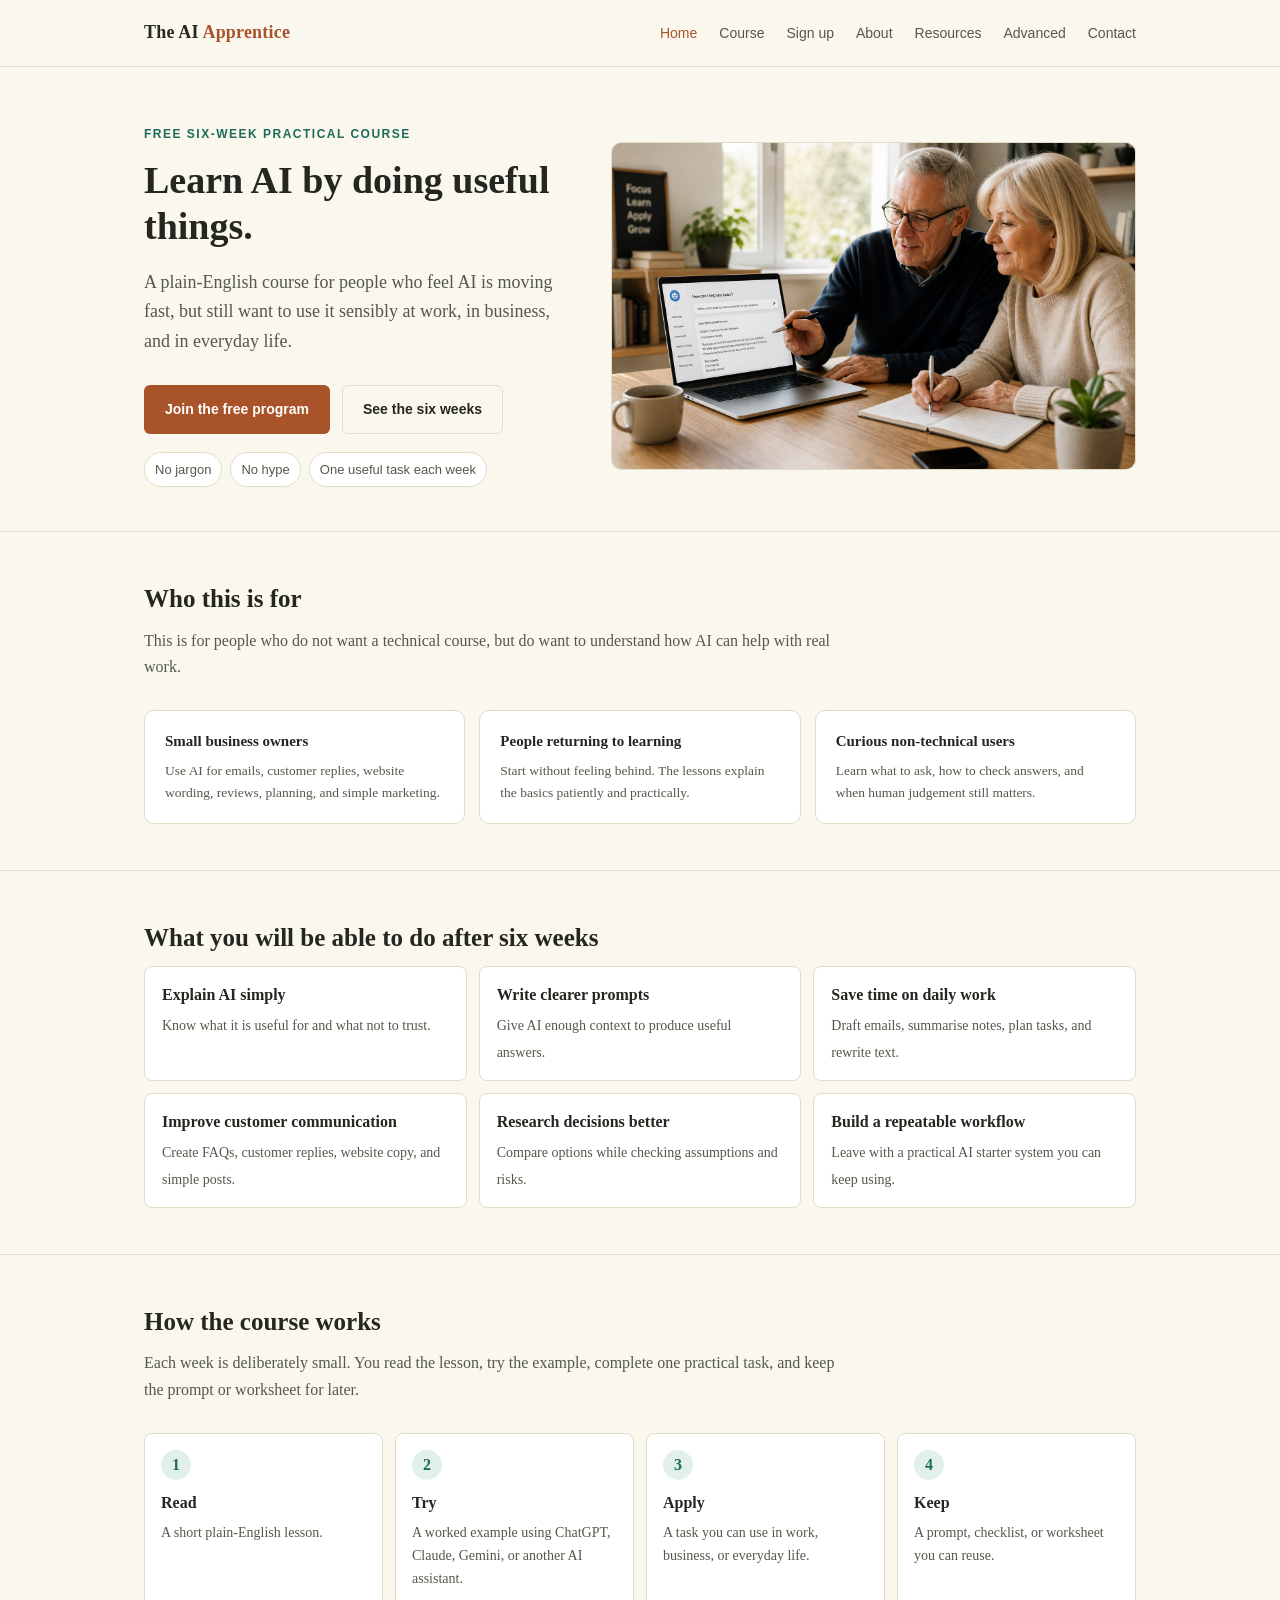
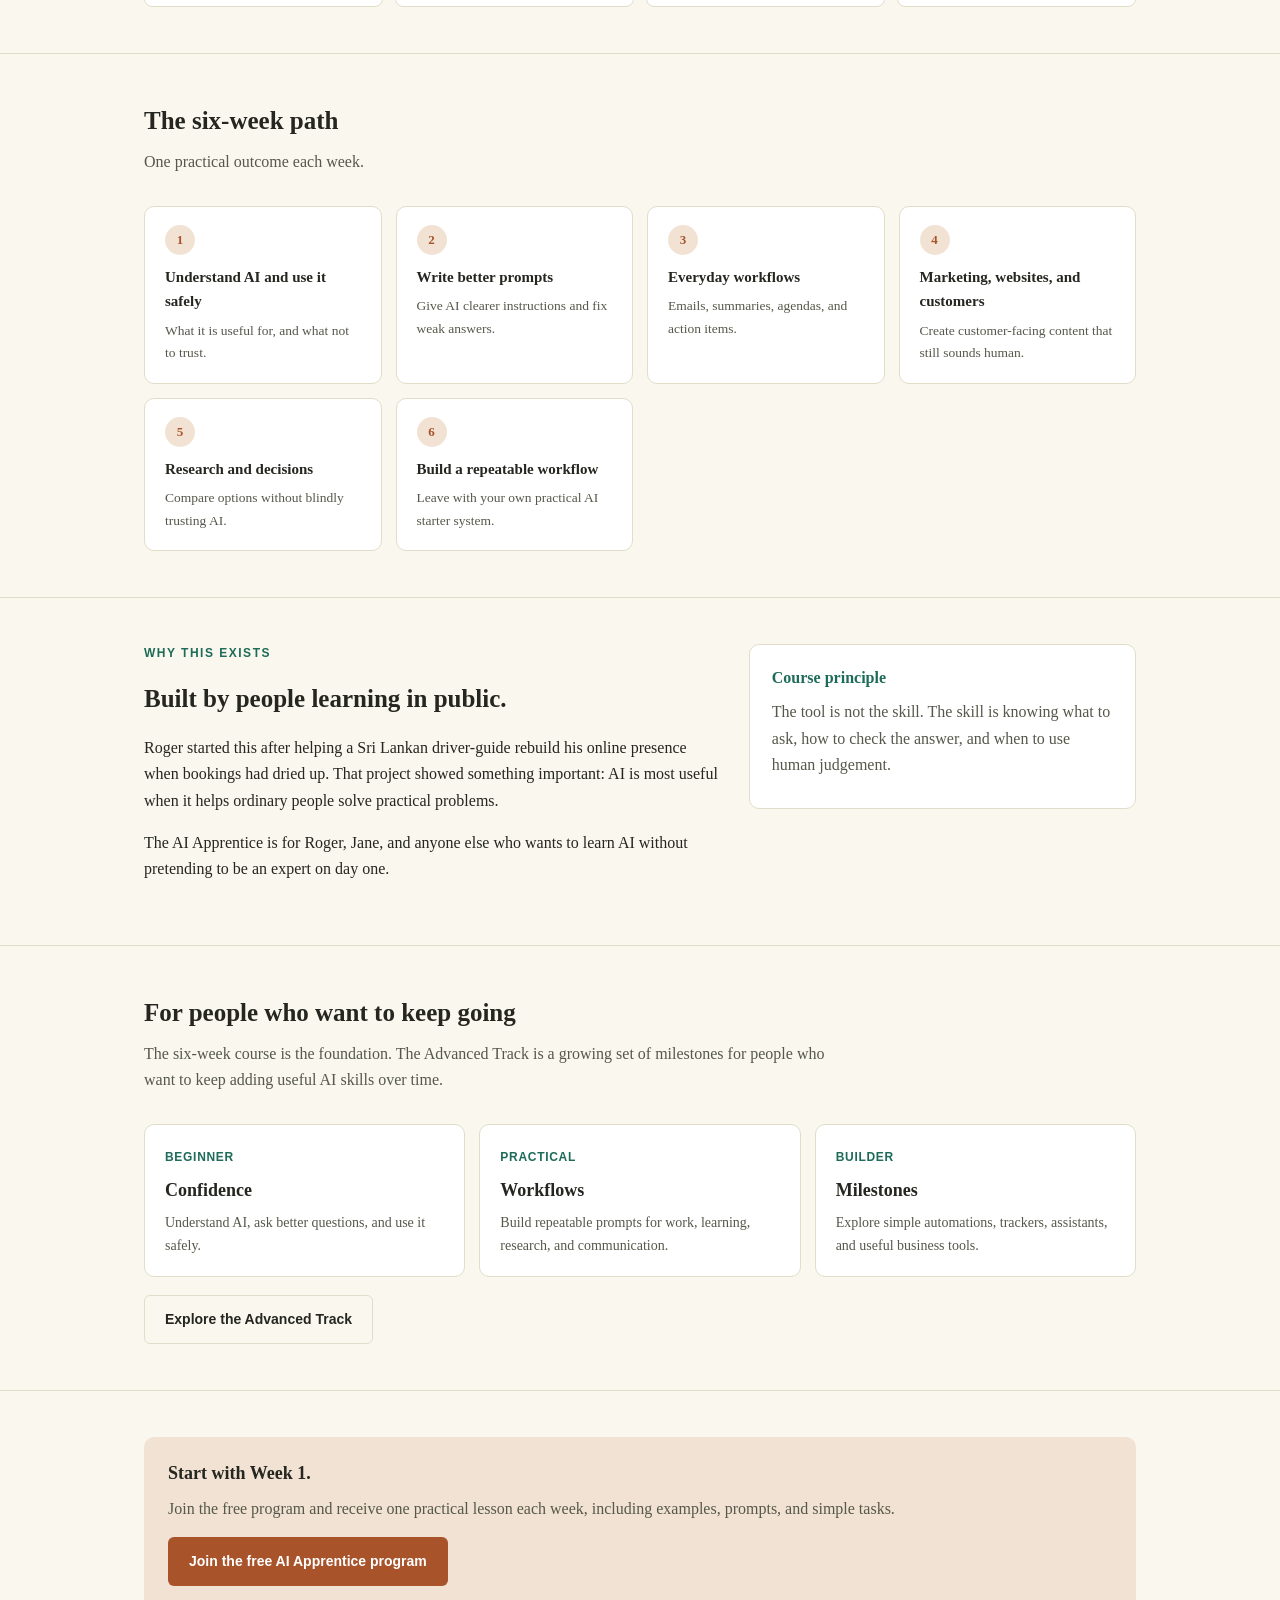
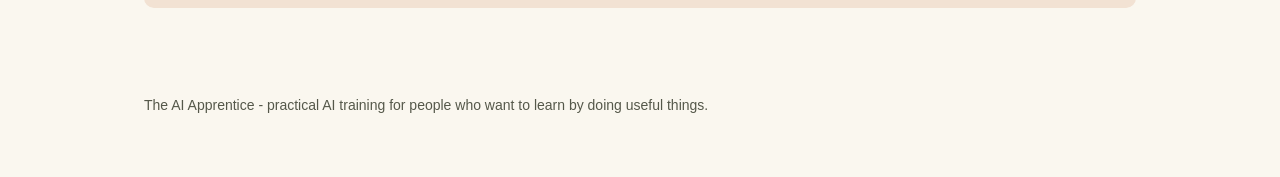
<file: index.html>
<!DOCTYPE html>
<html lang="en">
<head>
<meta charset="UTF-8">
<meta name="viewport" content="width=device-width, initial-scale=1.0">
<title>The AI Apprentice - learn AI by doing useful things</title>
<meta name="description" content="A free six-week practical AI course for people who want to use AI at work, in business, and in everyday tasks without the hype.">
<link rel="stylesheet" href="styles.css">
</head>
<body>

<header class="site">
  <div class="wrap nav-wrap">
    <a class="brand" href="index.html">The AI <span>Apprentice</span></a>
    <nav>
      <a href="index.html" class="active">Home</a>
      <a href="course.html">Course</a>
      <a href="signup.html">Sign up</a>
      <a href="about.html">About</a>
      <a href="resources.html">Resources</a>
      <a href="advanced.html">Advanced</a>
      <a href="contact.html">Contact</a>
    </nav>
  </div>
</header>

<main>
  <section class="hero hero-split">
    <div class="wrap hero-grid">
      <div class="hero-copy">
        <div class="eyebrow">Free six-week practical course</div>
        <h1>Learn AI by doing useful things.</h1>
        <p class="lede">
          A plain-English course for people who feel AI is moving fast, but still want
          to use it sensibly at work, in business, and in everyday life.
        </p>
        <div class="cta-row">
          <a class="btn btn-primary" href="signup.html">Join the free program</a>
          <a class="btn btn-ghost" href="course.html">See the six weeks</a>
        </div>
        <div class="hero-points" aria-label="Course promises">
          <span>No jargon</span>
          <span>No hype</span>
          <span>One useful task each week</span>
        </div>
      </div>
      <div class="hero-media">
        <img src="assets/ai-apprentice-hero.png" alt="Two older adults learning practical AI at a laptop">
      </div>
    </div>
  </section>

  <section>
    <div class="wrap">
      <h2>Who this is for</h2>
      <p class="section-intro">
        This is for people who do not want a technical course, but do want to understand
        how AI can help with real work.
      </p>
      <div class="card-grid">
        <div class="card">
          <h4>Small business owners</h4>
          <p>Use AI for emails, customer replies, website wording, reviews, planning, and simple marketing.</p>
        </div>
        <div class="card">
          <h4>People returning to learning</h4>
          <p>Start without feeling behind. The lessons explain the basics patiently and practically.</p>
        </div>
        <div class="card">
          <h4>Curious non-technical users</h4>
          <p>Learn what to ask, how to check answers, and when human judgement still matters.</p>
        </div>
      </div>
    </div>
  </section>

  <section>
    <div class="wrap">
      <h2>What you will be able to do after six weeks</h2>
      <div class="outcome-grid">
        <div class="outcome"><b>Explain AI simply</b><span>Know what it is useful for and what not to trust.</span></div>
        <div class="outcome"><b>Write clearer prompts</b><span>Give AI enough context to produce useful answers.</span></div>
        <div class="outcome"><b>Save time on daily work</b><span>Draft emails, summarise notes, plan tasks, and rewrite text.</span></div>
        <div class="outcome"><b>Improve customer communication</b><span>Create FAQs, customer replies, website copy, and simple posts.</span></div>
        <div class="outcome"><b>Research decisions better</b><span>Compare options while checking assumptions and risks.</span></div>
        <div class="outcome"><b>Build a repeatable workflow</b><span>Leave with a practical AI starter system you can keep using.</span></div>
      </div>
    </div>
  </section>

  <section>
    <div class="wrap">
      <h2>How the course works</h2>
      <p class="section-intro">
        Each week is deliberately small. You read the lesson, try the example, complete
        one practical task, and keep the prompt or worksheet for later.
      </p>
      <div class="steps">
        <div><span>1</span><b>Read</b><p>A short plain-English lesson.</p></div>
        <div><span>2</span><b>Try</b><p>A worked example using ChatGPT, Claude, Gemini, or another AI assistant.</p></div>
        <div><span>3</span><b>Apply</b><p>A task you can use in work, business, or everyday life.</p></div>
        <div><span>4</span><b>Keep</b><p>A prompt, checklist, or worksheet you can reuse.</p></div>
      </div>
    </div>
  </section>

  <section>
    <div class="wrap">
      <h2>The six-week path</h2>
      <p class="section-intro">One practical outcome each week.</p>
      <div class="card-grid">
        <div class="card"><div class="week-num">1</div><h4>Understand AI and use it safely</h4><p>What it is useful for, and what not to trust.</p></div>
        <div class="card"><div class="week-num">2</div><h4>Write better prompts</h4><p>Give AI clearer instructions and fix weak answers.</p></div>
        <div class="card"><div class="week-num">3</div><h4>Everyday workflows</h4><p>Emails, summaries, agendas, and action items.</p></div>
        <div class="card"><div class="week-num">4</div><h4>Marketing, websites, and customers</h4><p>Create customer-facing content that still sounds human.</p></div>
        <div class="card"><div class="week-num">5</div><h4>Research and decisions</h4><p>Compare options without blindly trusting AI.</p></div>
        <div class="card"><div class="week-num">6</div><h4>Build a repeatable workflow</h4><p>Leave with your own practical AI starter system.</p></div>
      </div>
    </div>
  </section>

  <section>
    <div class="wrap story-panel">
      <div>
        <div class="eyebrow">Why this exists</div>
        <h2>Built by people learning in public.</h2>
        <p>
          Roger started this after helping a Sri Lankan driver-guide rebuild his online
          presence when bookings had dried up. That project showed something important:
          AI is most useful when it helps ordinary people solve practical problems.
        </p>
        <p>
          The AI Apprentice is for Roger, Jane, and anyone else who wants to learn AI
          without pretending to be an expert on day one.
        </p>
      </div>
      <div class="proof-box">
        <b>Course principle</b>
        <p>The tool is not the skill. The skill is knowing what to ask, how to check the answer, and when to use human judgement.</p>
      </div>
    </div>
  </section>

  <section>
    <div class="wrap">
      <h2>For people who want to keep going</h2>
      <p class="section-intro">
        The six-week course is the foundation. The Advanced Track is a growing set of
        milestones for people who want to keep adding useful AI skills over time.
      </p>
      <div class="milestone-grid">
        <article>
          <span>Beginner</span>
          <h3>Confidence</h3>
          <p>Understand AI, ask better questions, and use it safely.</p>
        </article>
        <article>
          <span>Practical</span>
          <h3>Workflows</h3>
          <p>Build repeatable prompts for work, learning, research, and communication.</p>
        </article>
        <article>
          <span>Builder</span>
          <h3>Milestones</h3>
          <p>Explore simple automations, trackers, assistants, and useful business tools.</p>
        </article>
      </div>
      <div class="section-action">
        <a class="btn btn-ghost" href="advanced.html">Explore the Advanced Track</a>
      </div>
    </div>
  </section>

  <section>
    <div class="wrap">
      <div class="callout final-cta">
        <h3>Start with Week 1.</h3>
        <p>
          Join the free program and receive one practical lesson each week, including
          examples, prompts, and simple tasks.
        </p>
        <a class="btn btn-primary" href="signup.html">Join the free AI Apprentice program</a>
      </div>
    </div>
  </section>
</main>

<footer>
  <div class="wrap">The AI Apprentice - practical AI training for people who want to learn by doing useful things.</div>
</footer>

</body>
</html>
</file>
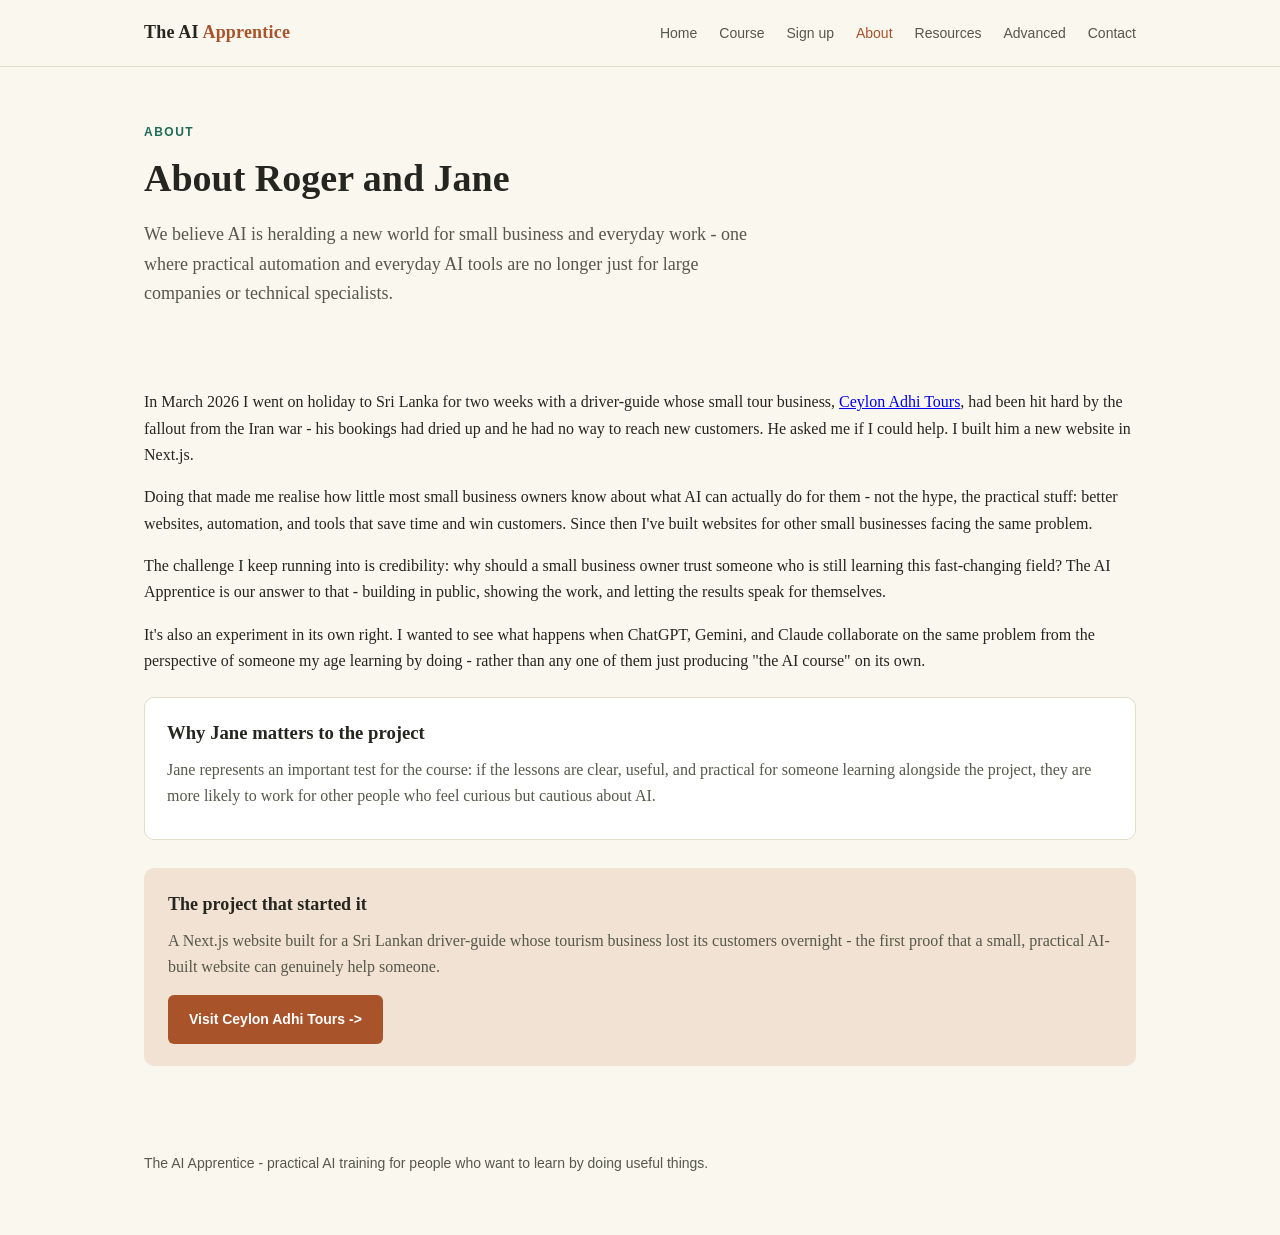
<file: about.html>
<!DOCTYPE html>
<html lang="en">
<head>
<meta charset="UTF-8">
<meta name="viewport" content="width=device-width, initial-scale=1.0">
<title>About Roger and Jane - The AI Apprentice</title>
<meta name="description" content="About the people behind The AI Apprentice.">
<link rel="stylesheet" href="styles.css">
</head>
<body>

<header class="site">
  <div class="wrap">
    <a class="brand" href="index.html">The AI <span>Apprentice</span></a>
    <nav>
      <a href="index.html">Home</a>
      <a href="course.html">Course</a>
      <a href="signup.html">Sign up</a>
      <a href="about.html" class="active">About</a>
      <a href="resources.html">Resources</a>
      <a href="advanced.html">Advanced</a>
      <a href="contact.html">Contact</a>
    </nav>
  </div>
</header>

<div class="wrap">

  <section class="hero" style="border-top:none;">
    <div class="eyebrow">About</div>
    <h1>About Roger and Jane</h1>
    <p class="lede">
      We believe AI is heralding a new world for small business and everyday work - one where
      practical automation and everyday AI tools are no longer just for large companies
      or technical specialists.
    </p>
  </section>

  <section style="border-top:none; padding-top:0;">
    <p>
      In March 2026 I went on holiday to Sri Lanka for two weeks with a driver-guide
      whose small tour business, <a href="https://www.ceylonadhitours.com" target="_blank" rel="noopener">Ceylon Adhi Tours</a>,
      had been hit hard by the fallout from the Iran war - his bookings had dried up and
      he had no way to reach new customers. He asked me if I could help. I built him a
      new website in Next.js.
    </p>
    <p>
      Doing that made me realise how little most small business owners know about what
      AI can actually do for them - not the hype, the practical stuff: better websites,
      automation, and tools that save time and win customers. Since then I've built
      websites for other small businesses facing the same problem.
    </p>
    <p>
      The challenge I keep running into is credibility: why should a small business
      owner trust someone who is still learning this fast-changing field? The AI
      Apprentice is our answer to that - building in public, showing the work, and
      letting the results speak for themselves.
    </p>
    <p>
      It's also an experiment in its own right. I wanted to see what happens when
      ChatGPT, Gemini, and Claude collaborate on the same problem from the perspective
      of someone my age learning by doing - rather than any one of them just producing
      "the AI course" on its own.
    </p>

    <div class="note-panel">
      <h3>Why Jane matters to the project</h3>
      <p>
        Jane represents an important test for the course: if the lessons are clear, useful,
        and practical for someone learning alongside the project, they are more likely to
        work for other people who feel curious but cautious about AI.
      </p>
    </div>

    <div class="callout" style="margin-top: 28px;">
      <h3>The project that started it</h3>
      <p>
        A Next.js website built for a Sri Lankan driver-guide whose tourism business
        lost its customers overnight - the first proof that a small, practical AI-built
        website can genuinely help someone.
      </p>
      <a class="btn btn-primary" href="https://www.ceylonadhitours.com" target="_blank" rel="noopener">Visit Ceylon Adhi Tours -></a>
    </div>
  </section>

</div>

<footer>
  <div class="wrap">The AI Apprentice - practical AI training for people who want to learn by doing useful things.</div>
</footer>

</body>
</html>
</file>
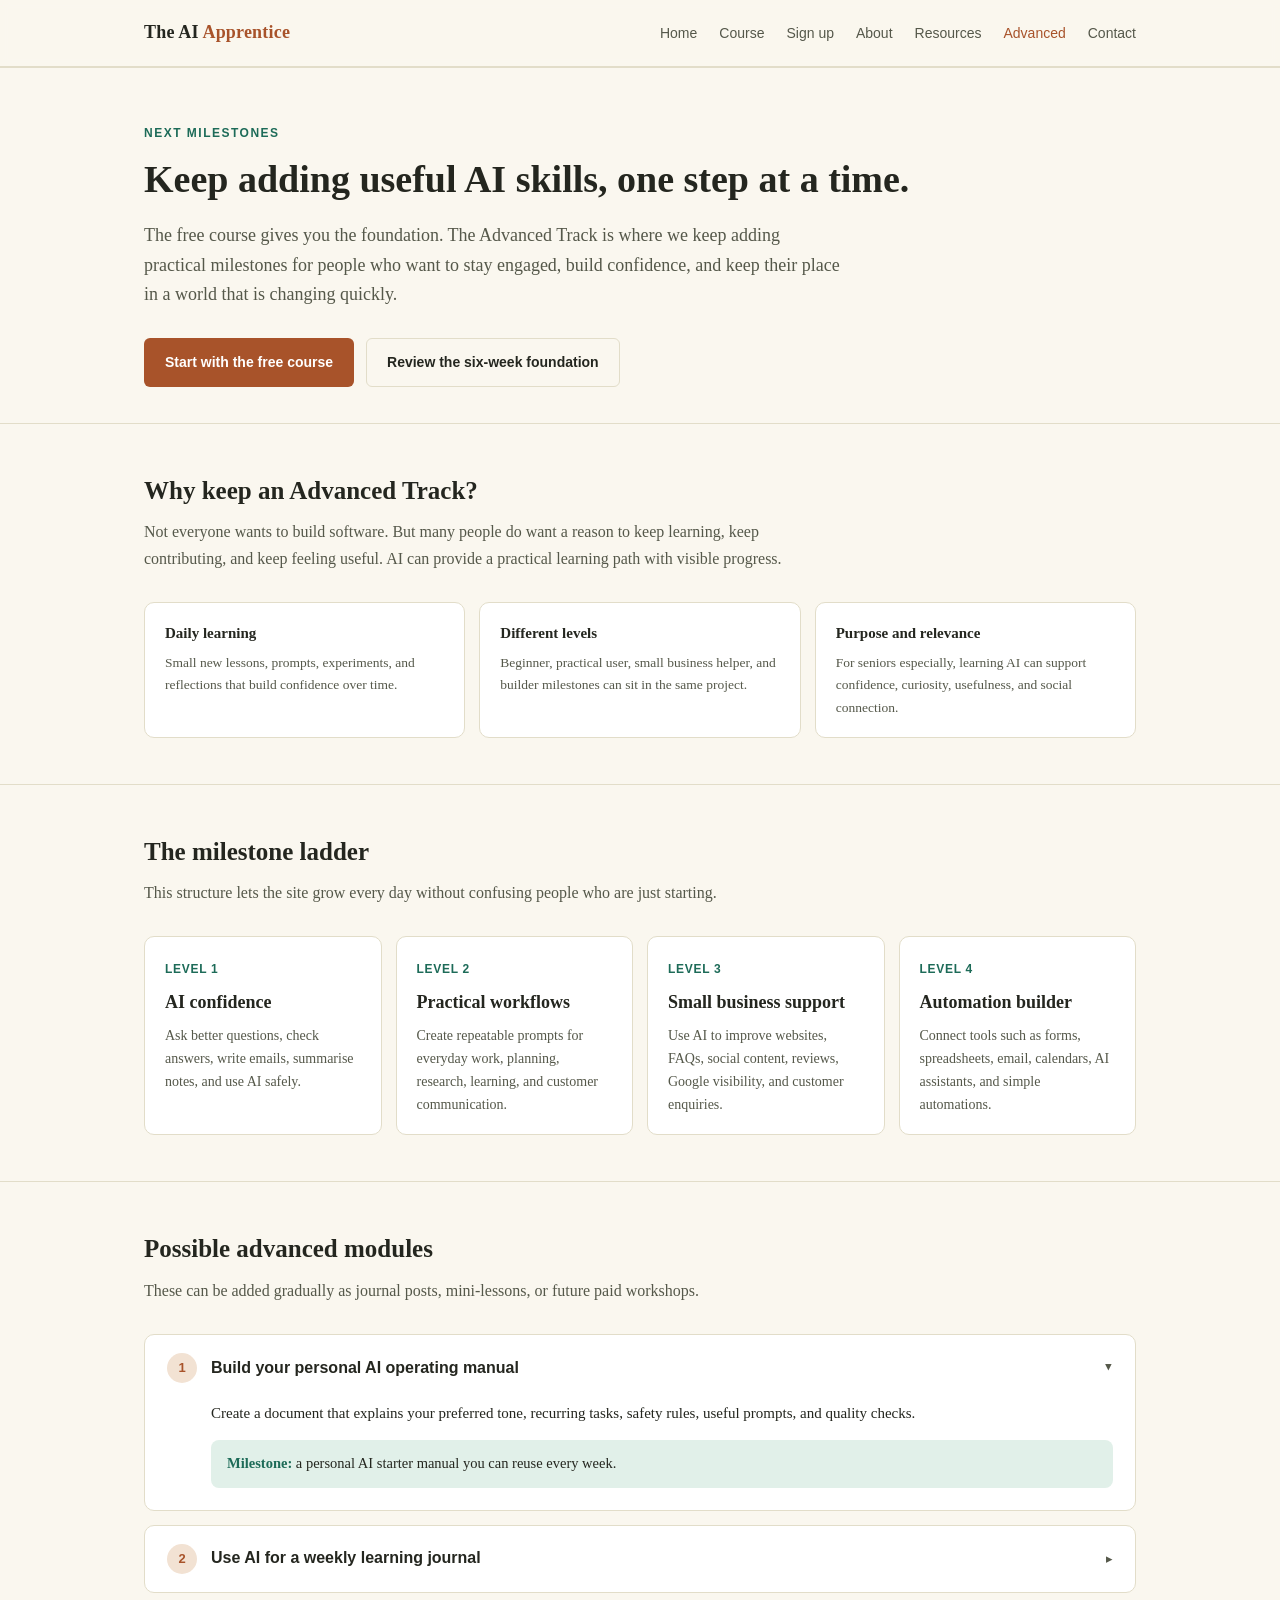
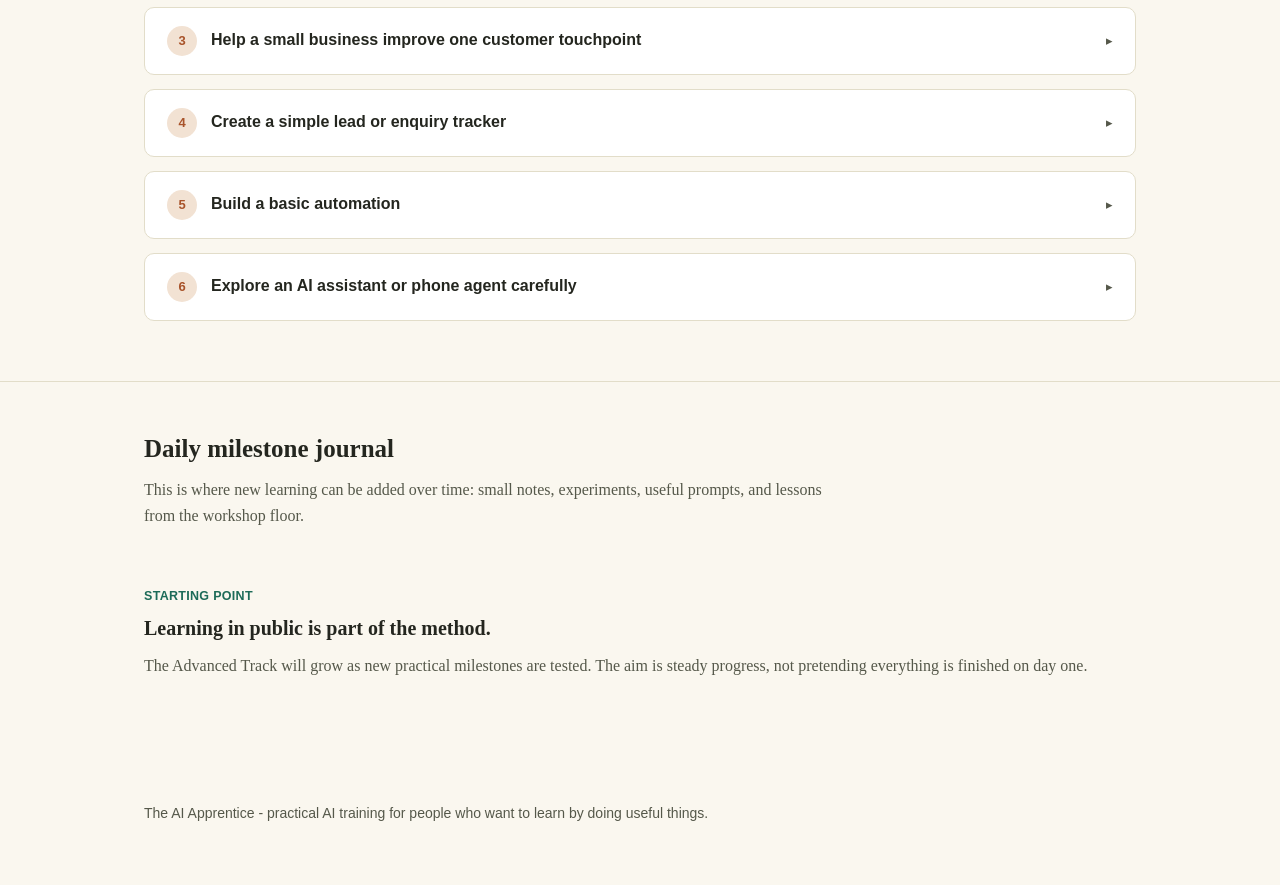
<file: advanced.html>
<!DOCTYPE html>
<html lang="en">
<head>
<meta charset="UTF-8">
<meta name="viewport" content="width=device-width, initial-scale=1.0">
<title>Advanced Track - The AI Apprentice</title>
<meta name="description" content="Next milestones for The AI Apprentice: steady practical AI learning for people who want to keep building useful skills after the six-week starter course.">
<link rel="stylesheet" href="styles.css">
</head>
<body>

<header class="site">
  <div class="wrap nav-wrap">
    <a class="brand" href="index.html">The AI <span>Apprentice</span></a>
    <nav>
      <a href="index.html">Home</a>
      <a href="course.html">Course</a>
      <a href="signup.html">Sign up</a>
      <a href="about.html">About</a>
      <a href="resources.html">Resources</a>
      <a href="advanced.html" class="active">Advanced</a>
      <a href="contact.html">Contact</a>
    </nav>
  </div>
</header>

<main>
  <section class="hero">
    <div class="wrap">
      <div class="eyebrow">Next milestones</div>
      <h1>Keep adding useful AI skills, one step at a time.</h1>
      <p class="lede">
        The free course gives you the foundation. The Advanced Track is where we keep
        adding practical milestones for people who want to stay engaged, build confidence,
        and keep their place in a world that is changing quickly.
      </p>
      <div class="cta-row">
        <a class="btn btn-primary" href="signup.html">Start with the free course</a>
        <a class="btn btn-ghost" href="course.html">Review the six-week foundation</a>
      </div>
    </div>
  </section>

  <section>
    <div class="wrap">
      <h2>Why keep an Advanced Track?</h2>
      <p class="section-intro">
        Not everyone wants to build software. But many people do want a reason to keep
        learning, keep contributing, and keep feeling useful. AI can provide a practical
        learning path with visible progress.
      </p>
      <div class="card-grid">
        <div class="card">
          <h4>Daily learning</h4>
          <p>Small new lessons, prompts, experiments, and reflections that build confidence over time.</p>
        </div>
        <div class="card">
          <h4>Different levels</h4>
          <p>Beginner, practical user, small business helper, and builder milestones can sit in the same project.</p>
        </div>
        <div class="card">
          <h4>Purpose and relevance</h4>
          <p>For seniors especially, learning AI can support confidence, curiosity, usefulness, and social connection.</p>
        </div>
      </div>
    </div>
  </section>

  <section>
    <div class="wrap">
      <h2>The milestone ladder</h2>
      <p class="section-intro">
        This structure lets the site grow every day without confusing people who are just starting.
      </p>
      <div class="milestone-grid">
        <article>
          <span>Level 1</span>
          <h3>AI confidence</h3>
          <p>Ask better questions, check answers, write emails, summarise notes, and use AI safely.</p>
        </article>
        <article>
          <span>Level 2</span>
          <h3>Practical workflows</h3>
          <p>Create repeatable prompts for everyday work, planning, research, learning, and customer communication.</p>
        </article>
        <article>
          <span>Level 3</span>
          <h3>Small business support</h3>
          <p>Use AI to improve websites, FAQs, social content, reviews, Google visibility, and customer enquiries.</p>
        </article>
        <article>
          <span>Level 4</span>
          <h3>Automation builder</h3>
          <p>Connect tools such as forms, spreadsheets, email, calendars, AI assistants, and simple automations.</p>
        </article>
      </div>
    </div>
  </section>

  <section>
    <div class="wrap">
      <h2>Possible advanced modules</h2>
      <p class="section-intro">
        These can be added gradually as journal posts, mini-lessons, or future paid workshops.
      </p>

      <details class="week" open>
        <summary>
          <div class="week-title"><span class="week-num">1</span><strong>Build your personal AI operating manual</strong></div>
          <span class="chevron">▸</span>
        </summary>
        <div class="week-body">
          <p>Create a document that explains your preferred tone, recurring tasks, safety rules, useful prompts, and quality checks.</p>
          <div class="project-box"><b>Milestone:</b> a personal AI starter manual you can reuse every week.</div>
        </div>
      </details>

      <details class="week">
        <summary>
          <div class="week-title"><span class="week-num">2</span><strong>Use AI for a weekly learning journal</strong></div>
          <span class="chevron">▸</span>
        </summary>
        <div class="week-body">
          <p>Record what you learned, what confused you, what helped, and what you want to try next.</p>
          <div class="project-box"><b>Milestone:</b> a repeatable journal prompt for daily or weekly progress.</div>
        </div>
      </details>

      <details class="week">
        <summary>
          <div class="week-title"><span class="week-num">3</span><strong>Help a small business improve one customer touchpoint</strong></div>
          <span class="chevron">▸</span>
        </summary>
        <div class="week-body">
          <p>Use AI to improve one email, FAQ, homepage message, review reply, or customer enquiry response.</p>
          <div class="project-box"><b>Milestone:</b> one before-and-after improvement that is useful to someone else.</div>
        </div>
      </details>

      <details class="week">
        <summary>
          <div class="week-title"><span class="week-num">4</span><strong>Create a simple lead or enquiry tracker</strong></div>
          <span class="chevron">▸</span>
        </summary>
        <div class="week-body">
          <p>Use a spreadsheet or form to capture enquiries, questions, follow-ups, and next actions.</p>
          <div class="project-box"><b>Milestone:</b> a practical tracker that makes follow-up easier.</div>
        </div>
      </details>

      <details class="week">
        <summary>
          <div class="week-title"><span class="week-num">5</span><strong>Build a basic automation</strong></div>
          <span class="chevron">▸</span>
        </summary>
        <div class="week-body">
          <p>Connect a form to a spreadsheet, send yourself a notification, or create a simple AI-assisted draft response.</p>
          <div class="project-box"><b>Milestone:</b> one working automation that saves time or reduces forgetfulness.</div>
        </div>
      </details>

      <details class="week">
        <summary>
          <div class="week-title"><span class="week-num">6</span><strong>Explore an AI assistant or phone agent carefully</strong></div>
          <span class="chevron">▸</span>
        </summary>
        <div class="week-body">
          <p>Understand what tools such as AI assistants, voice agents, and automations can do, and where human oversight is still essential.</p>
          <div class="project-box"><b>Milestone:</b> a safe concept plan before building anything live.</div>
        </div>
      </details>
    </div>
  </section>

  <section id="journal">
    <div class="wrap">
      <h2>Daily milestone journal</h2>
      <p class="section-intro">
        This is where new learning can be added over time: small notes, experiments,
        useful prompts, and lessons from the workshop floor.
      </p>
      <div class="journal-entry">
        <div class="journal-date">Starting point</div>
        <h3>Learning in public is part of the method.</h3>
        <p>
          The Advanced Track will grow as new practical milestones are tested. The aim
          is steady progress, not pretending everything is finished on day one.
        </p>
      </div>
    </div>
  </section>
</main>

<footer>
  <div class="wrap">The AI Apprentice - practical AI training for people who want to learn by doing useful things.</div>
</footer>

</body>
</html>
</file>
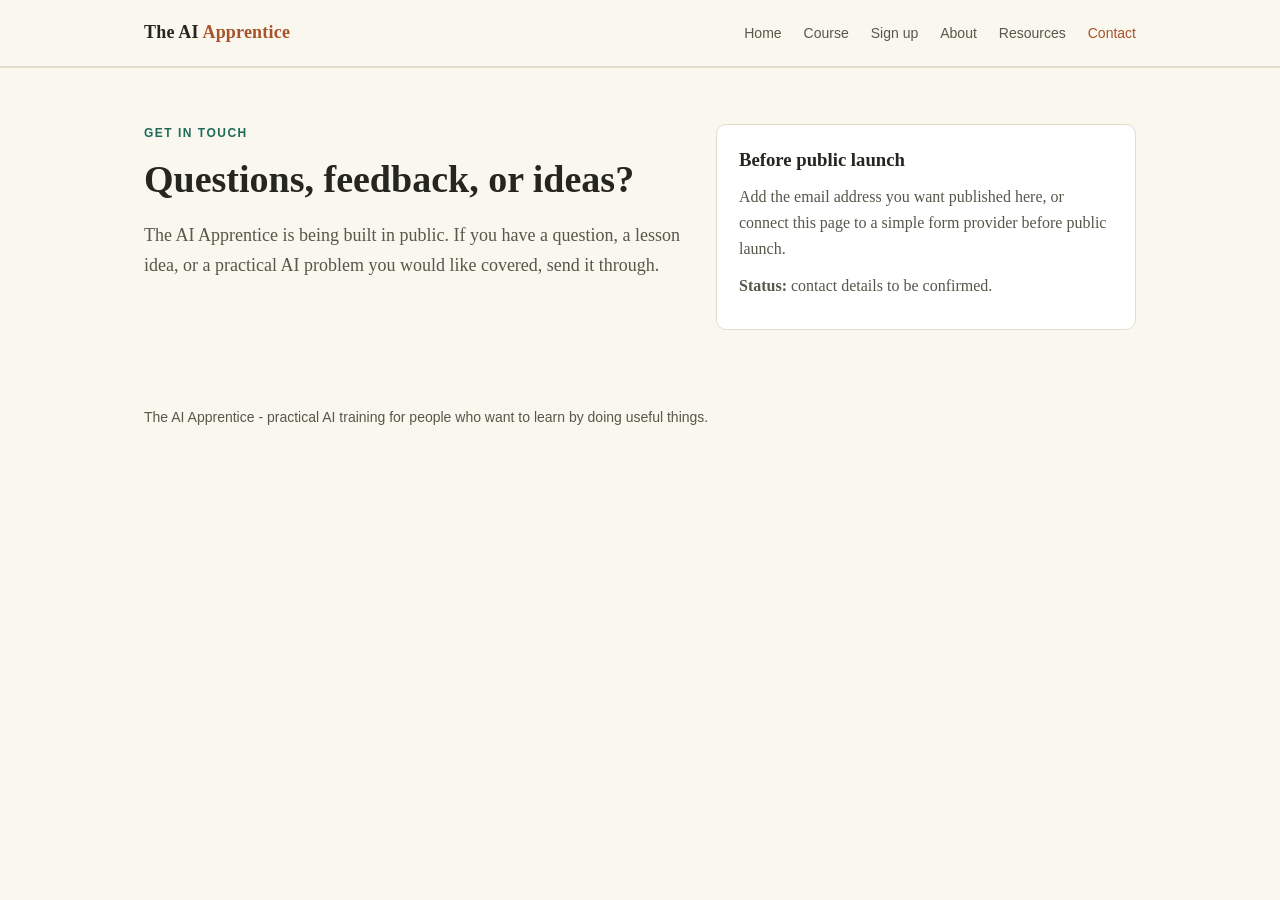
<file: contact.html>
<!DOCTYPE html>
<html lang="en">
<head>
<meta charset="UTF-8">
<meta name="viewport" content="width=device-width, initial-scale=1.0">
<title>Contact - The AI Apprentice</title>
<meta name="description" content="Get in touch with The AI Apprentice.">
<link rel="stylesheet" href="styles.css">
</head>
<body>

<header class="site">
  <div class="wrap nav-wrap">
    <a class="brand" href="index.html">The AI <span>Apprentice</span></a>
    <nav>
      <a href="index.html">Home</a>
      <a href="course.html">Course</a>
      <a href="signup.html">Sign up</a>
      <a href="about.html">About</a>
      <a href="resources.html">Resources</a>
      <a href="contact.html" class="active">Contact</a>
    </nav>
  </div>
</header>

<main>
  <section class="hero">
    <div class="wrap contact-layout">
      <div>
        <div class="eyebrow">Get in touch</div>
        <h1>Questions, feedback, or ideas?</h1>
        <p class="lede">
          The AI Apprentice is being built in public. If you have a question, a lesson
          idea, or a practical AI problem you would like covered, send it through.
        </p>
      </div>
      <div class="contact-card">
        <h3>Before public launch</h3>
        <p>Add the email address you want published here, or connect this page to a simple form provider before public launch.</p>
        <p><b>Status:</b> contact details to be confirmed.</p>
      </div>
    </div>
  </section>
</main>

<footer>
  <div class="wrap">The AI Apprentice - practical AI training for people who want to learn by doing useful things.</div>
</footer>

</body>
</html>
</file>
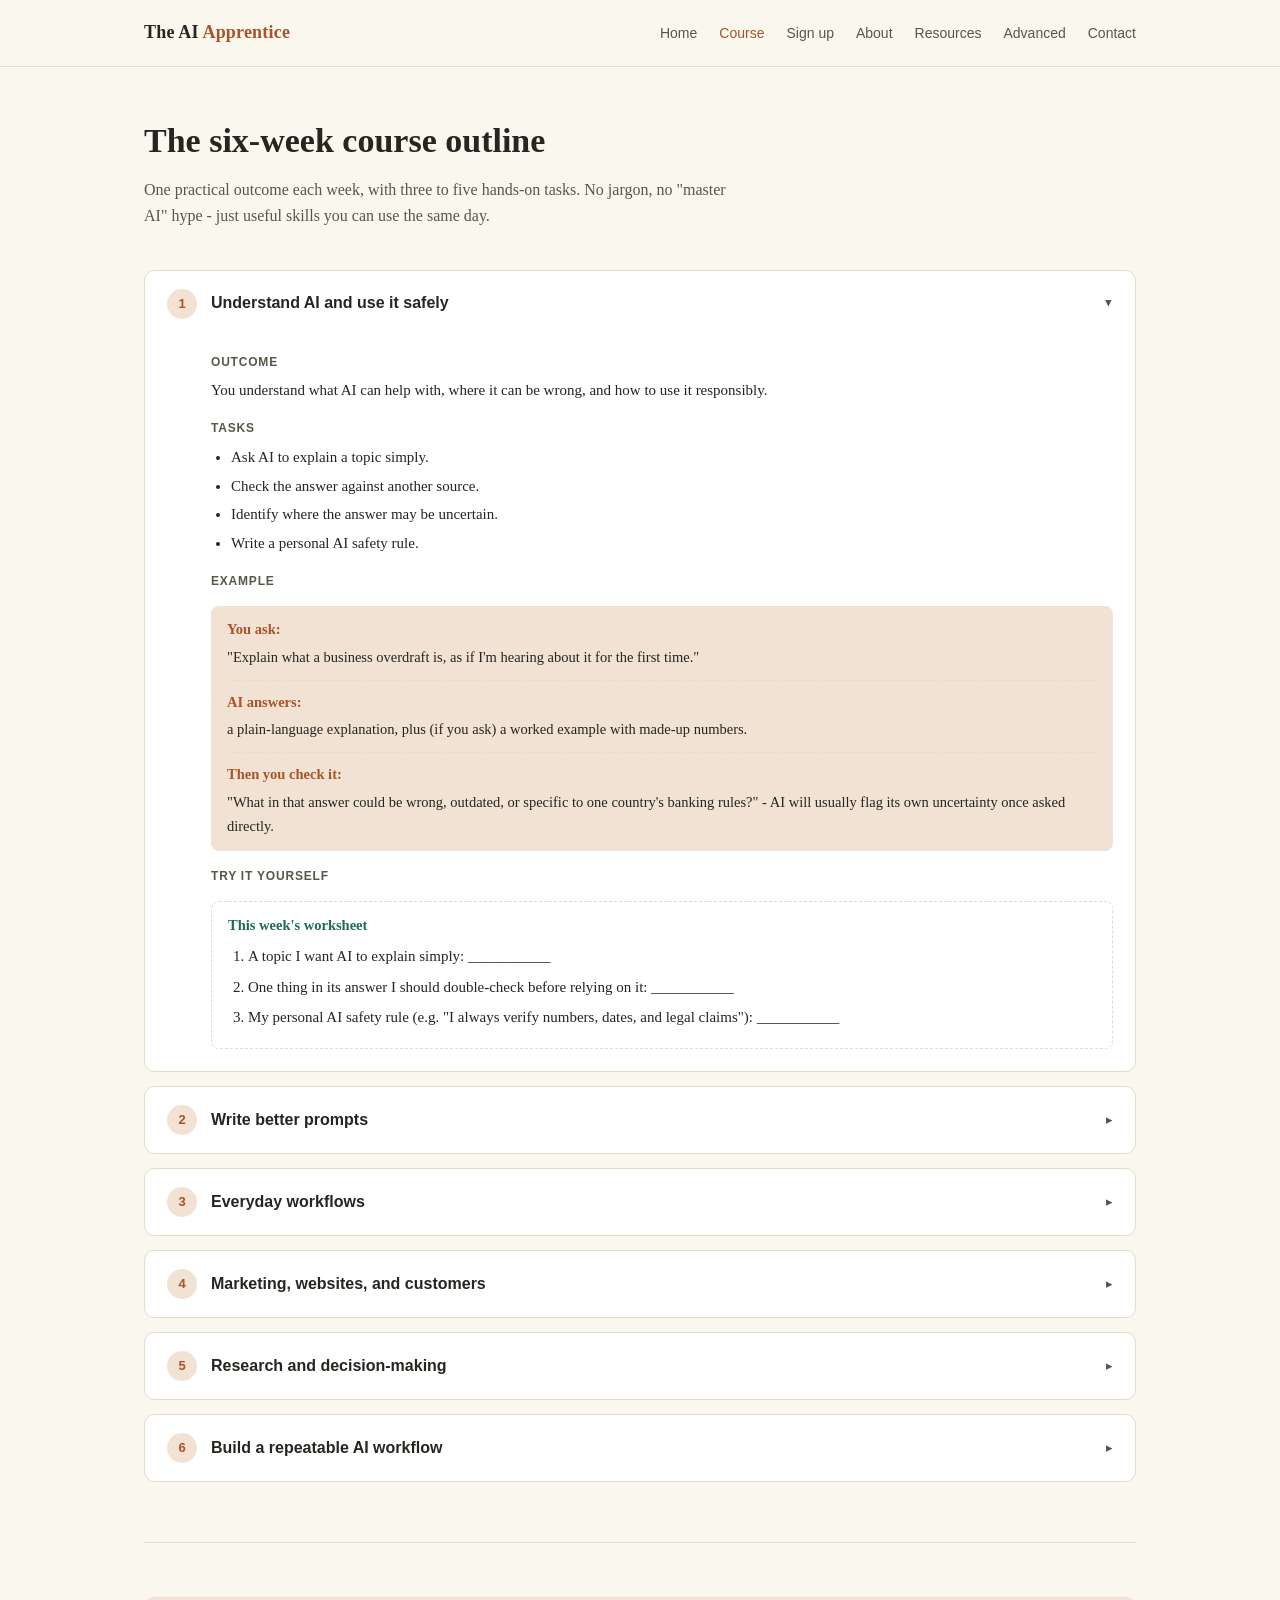
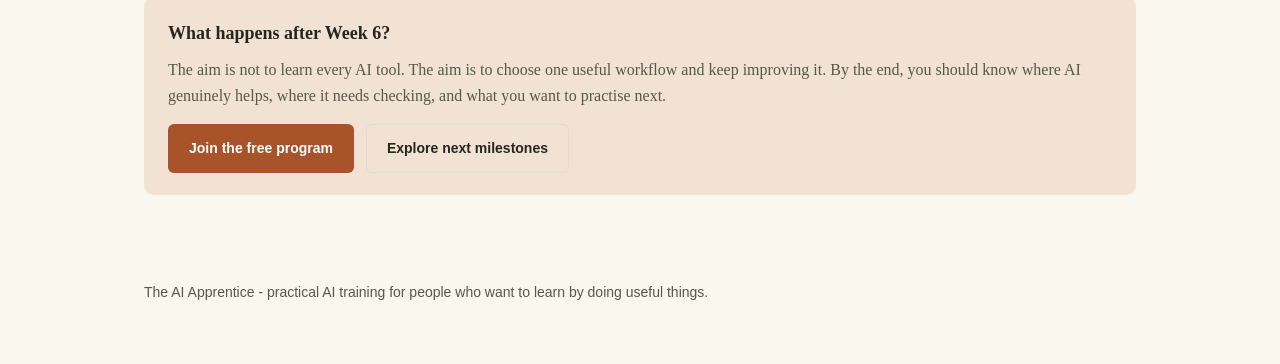
<file: course.html>
<!DOCTYPE html>
<html lang="en">
<head>
<meta charset="UTF-8">
<meta name="viewport" content="width=device-width, initial-scale=1.0">
<title>Course outline - The AI Apprentice</title>
<meta name="description" content="The free six-week AI Apprentice course outline: understand AI safely, write better prompts, everyday workflows, marketing, decisions, and a repeatable AI workflow.">
<link rel="stylesheet" href="styles.css">
</head>
<body>

<header class="site">
  <div class="wrap">
    <a class="brand" href="index.html">The AI <span>Apprentice</span></a>
    <nav>
      <a href="index.html">Home</a>
      <a href="course.html" class="active">Course</a>
      <a href="signup.html">Sign up</a>
      <a href="about.html">About</a>
      <a href="resources.html">Resources</a>
      <a href="advanced.html">Advanced</a>
      <a href="contact.html">Contact</a>
    </nav>
  </div>
</header>

<div class="wrap">

  <section style="border-top:none; padding-bottom: 10px;">
    <h2 style="font-size:34px;">The six-week course outline</h2>
    <p class="section-intro">
      One practical outcome each week, with three to five hands-on tasks. No jargon,
      no "master AI" hype - just useful skills you can use the same day.
    </p>
  </section>

  <section style="border-top:none; padding-top: 0;">

    <details class="week" open>
      <summary>
        <div class="week-title"><span class="week-num">1</span><strong>Understand AI and use it safely</strong></div>
        <span class="chevron">▸</span>
      </summary>
      <div class="week-body">
        <h4>Outcome</h4>
        <p>You understand what AI can help with, where it can be wrong, and how to use it responsibly.</p>
        <h4>Tasks</h4>
        <ul>
          <li>Ask AI to explain a topic simply.</li>
          <li>Check the answer against another source.</li>
          <li>Identify where the answer may be uncertain.</li>
          <li>Write a personal AI safety rule.</li>
        </ul>
        <h4>Example</h4>
        <div class="example-box">
          <b>You ask:</b> "Explain what a business overdraft is, as if I'm hearing about it for the first time."
          <hr>
          <b>AI answers:</b> a plain-language explanation, plus (if you ask) a worked example with made-up numbers.
          <hr>
          <b>Then you check it:</b> "What in that answer could be wrong, outdated, or specific to one country's banking rules?" - AI will usually flag its own uncertainty once asked directly.
        </div>
        <h4>Try it yourself</h4>
        <div class="worksheet-box">
          <b>This week's worksheet</b>
          <ol>
            <li>A topic I want AI to explain simply: ___________</li>
            <li>One thing in its answer I should double-check before relying on it: ___________</li>
            <li>My personal AI safety rule (e.g. "I always verify numbers, dates, and legal claims"): ___________</li>
          </ol>
        </div>
      </div>
    </details>

    <details class="week">
      <summary>
        <div class="week-title"><span class="week-num">2</span><strong>Write better prompts</strong></div>
        <span class="chevron">▸</span>
      </summary>
      <div class="week-body">
        <h4>Outcome</h4>
        <p>You can give AI clearer instructions and improve weak answers.</p>
        <h4>Tasks</h4>
        <ul>
          <li>Rewrite a vague prompt into a specific one.</li>
          <li>Add context, audience, format, and goal.</li>
          <li>Ask AI to improve its own answer.</li>
          <li>Create five reusable prompts.</li>
        </ul>
        <h4>Example</h4>
        <div class="example-box">
          <b>Vague:</b> <span class="before">"Write about marketing."</span>
          <hr>
          <b>Specific:</b> <span class="after">"Write a 100-word Facebook post for a small bakery announcing a new sourdough loaf. Audience: local customers. Tone: warm and friendly. Goal: get people to visit this weekend."</span>
          <hr>
          The second version gives AI an audience, a format, a tone, and a goal - so the answer comes back usable on the first try instead of generic.
        </div>
        <h4>Try it yourself</h4>
        <div class="worksheet-box">
          <b>This week's worksheet</b>
          <ol>
            <li>A vague request I've made before: ___________</li>
            <li>Rewritten with audience + format + goal: ___________</li>
            <li>Ask AI: "What's weak about your last answer? Improve it." What changed: ___________</li>
          </ol>
        </div>
      </div>
    </details>

    <details class="week">
      <summary>
        <div class="week-title"><span class="week-num">3</span><strong>Everyday workflows</strong></div>
        <span class="chevron">▸</span>
      </summary>
      <div class="week-body">
        <h4>Outcome</h4>
        <p>You use AI for common work tasks, comfortably and quickly.</p>
        <h4>Tasks</h4>
        <ul>
          <li>Draft an email.</li>
          <li>Summarise a long document.</li>
          <li>Create a meeting agenda.</li>
          <li>Turn notes into action items.</li>
          <li>Rewrite text for a different audience.</li>
        </ul>
        <h4>Example</h4>
        <div class="example-box">
          <b>You paste:</b> <span class="before">messy meeting notes - "talked about website, John will look at pricing, need new photos, maybe launch in March, Sarah checking supplier costs"</span>
          <hr>
          <b>You ask:</b> "Turn these into a numbered action list with an owner and a rough due date for each."
          <hr>
          <b>AI returns:</b> a clean list - 1. Review website pricing (John, this week) - 2. Source new product photos (unassigned) - 3. Check supplier costs (Sarah, before March) - 4. Confirm March launch date (team, next meeting).
        </div>
        <h4>Try it yourself</h4>
        <div class="worksheet-box">
          <b>This week's worksheet</b>
          <ol>
            <li>One real email, document, or set of notes I'll run through AI this week: ___________</li>
            <li>What I asked for: ___________</li>
            <li>What I changed by hand afterward (AI rarely gets it 100% right first time): ___________</li>
          </ol>
        </div>
      </div>
    </details>

    <details class="week">
      <summary>
        <div class="week-title"><span class="week-num">4</span><strong>Marketing, websites, and customers</strong></div>
        <span class="chevron">▸</span>
      </summary>
      <div class="week-body">
        <h4>Outcome</h4>
        <p>You understand how AI can help with customer-facing content.</p>
        <h4>Tasks</h4>
        <ul>
          <li>Improve a homepage message.</li>
          <li>Draft social post ideas.</li>
          <li>Create FAQ answers.</li>
          <li>Write a customer reply.</li>
          <li>Identify trust signals on a website.</li>
        </ul>
        <h4>Example</h4>
        <div class="example-box">
          This is a real one: when I built a website for a Sri Lankan driver-guide whose tourism
          business had lost its customers (<a href="about.html">the full story is here</a>), the
          original homepage just said <span class="before">"Sri Lanka tours and transport."</span>
          <hr>
          <b>Rewritten with AI's help:</b> <span class="after">"A private driver-guide for Sri Lanka - two weeks, one trusted guide, no tour buses." </span>
          <hr>
          Same business, same driver - but now it says who it's for and why it's different, which is what actually earns a click.
        </div>
        <h4>Try it yourself</h4>
        <div class="worksheet-box">
          <b>This week's worksheet</b>
          <ol>
            <li>My (or a client's) current homepage message: ___________</li>
            <li>Ask AI: "Rewrite this to be clearer and warmer for [your actual customer]." Result: ___________</li>
            <li>One trust signal missing from the site (reviews, contact details, real photos): ___________</li>
          </ol>
        </div>
      </div>
    </details>

    <details class="week">
      <summary>
        <div class="week-title"><span class="week-num">5</span><strong>Research and decision-making</strong></div>
        <span class="chevron">▸</span>
      </summary>
      <div class="week-body">
        <h4>Outcome</h4>
        <p>You can use AI to compare options and support decisions without blindly trusting it.</p>
        <h4>Tasks</h4>
        <ul>
          <li>Compare two tools or suppliers.</li>
          <li>Create a pros and cons table.</li>
          <li>Ask for assumptions and risks.</li>
          <li>Check sources.</li>
          <li>Prepare questions before making a decision.</li>
        </ul>
        <h4>Example</h4>
        <div class="example-box">
          <b>You ask:</b> "Compare Mailchimp and ConvertKit for a small tour business sending a monthly newsletter. Pros, cons, cost, and what could go wrong with each."
          <hr>
          <b>AI returns:</b> a table covering price tiers, ease of use, and automation features - plus, if you ask directly, its own assumptions (e.g. "I'm assuming under 1,000 subscribers - costs change a lot above that").
          <hr>
          <b>The habit to build:</b> always follow up with "what are you assuming, and what should I check myself?"
        </div>
        <h4>Try it yourself</h4>
        <div class="worksheet-box">
          <b>This week's worksheet</b>
          <ol>
            <li>A real decision I'm facing right now: ___________</li>
            <li>Pros/cons table AI produced: ___________</li>
            <li>Assumption I need to verify myself before deciding: ___________</li>
          </ol>
        </div>
      </div>
    </details>

    <details class="week">
      <summary>
        <div class="week-title"><span class="week-num">6</span><strong>Build a repeatable AI workflow</strong></div>
        <span class="chevron">▸</span>
      </summary>
      <div class="week-body">
        <h4>Outcome</h4>
        <p>You leave with your own practical AI starter system.</p>
        <h4>Tasks</h4>
        <ul>
          <li>Choose one recurring task.</li>
          <li>Build a step-by-step workflow.</li>
          <li>Create reusable prompts.</li>
          <li>Define quality checks.</li>
          <li>Decide when human judgement is needed.</li>
        </ul>
        <h4>Example</h4>
        <div class="example-box">
          <b>Recurring task:</b> replying to customer enquiries.
          <hr>
          <b>Workflow:</b> 1) paste the enquiry into a saved prompt template -> 2) AI drafts a reply in your tone -> 3) you check pricing and dates are correct -> 4) you send it.
          <hr>
          <b>Quality check:</b> never send a price, date, or availability claim without checking it yourself first. <b>Human judgement needed:</b> anything emotional, a complaint, or a first-time customer.
        </div>
        <h4>Try it yourself</h4>
        <div class="worksheet-box">
          <b>This week's worksheet - your AI starter system</b>
          <ol>
            <li>Recurring task I'm choosing: ___________</li>
            <li>My reusable prompt template: ___________</li>
            <li>My quality check before anything goes out: ___________</li>
            <li>When I'll always do this myself instead of AI: ___________</li>
          </ol>
        </div>
      </div>
    </details>

  </section>

  <section>
    <div class="callout">
      <h3>What happens after Week 6?</h3>
      <p>
        The aim is not to learn every AI tool. The aim is to choose one useful workflow
        and keep improving it. By the end, you should know where AI genuinely helps,
        where it needs checking, and what you want to practise next.
      </p>
      <div class="cta-row">
        <a class="btn btn-primary" href="signup.html">Join the free program</a>
        <a class="btn btn-ghost" href="advanced.html">Explore next milestones</a>
      </div>
    </div>
  </section>

</div>

<footer>
  <div class="wrap">The AI Apprentice - practical AI training for people who want to learn by doing useful things.</div>
</footer>

</body>
</html>
</file>
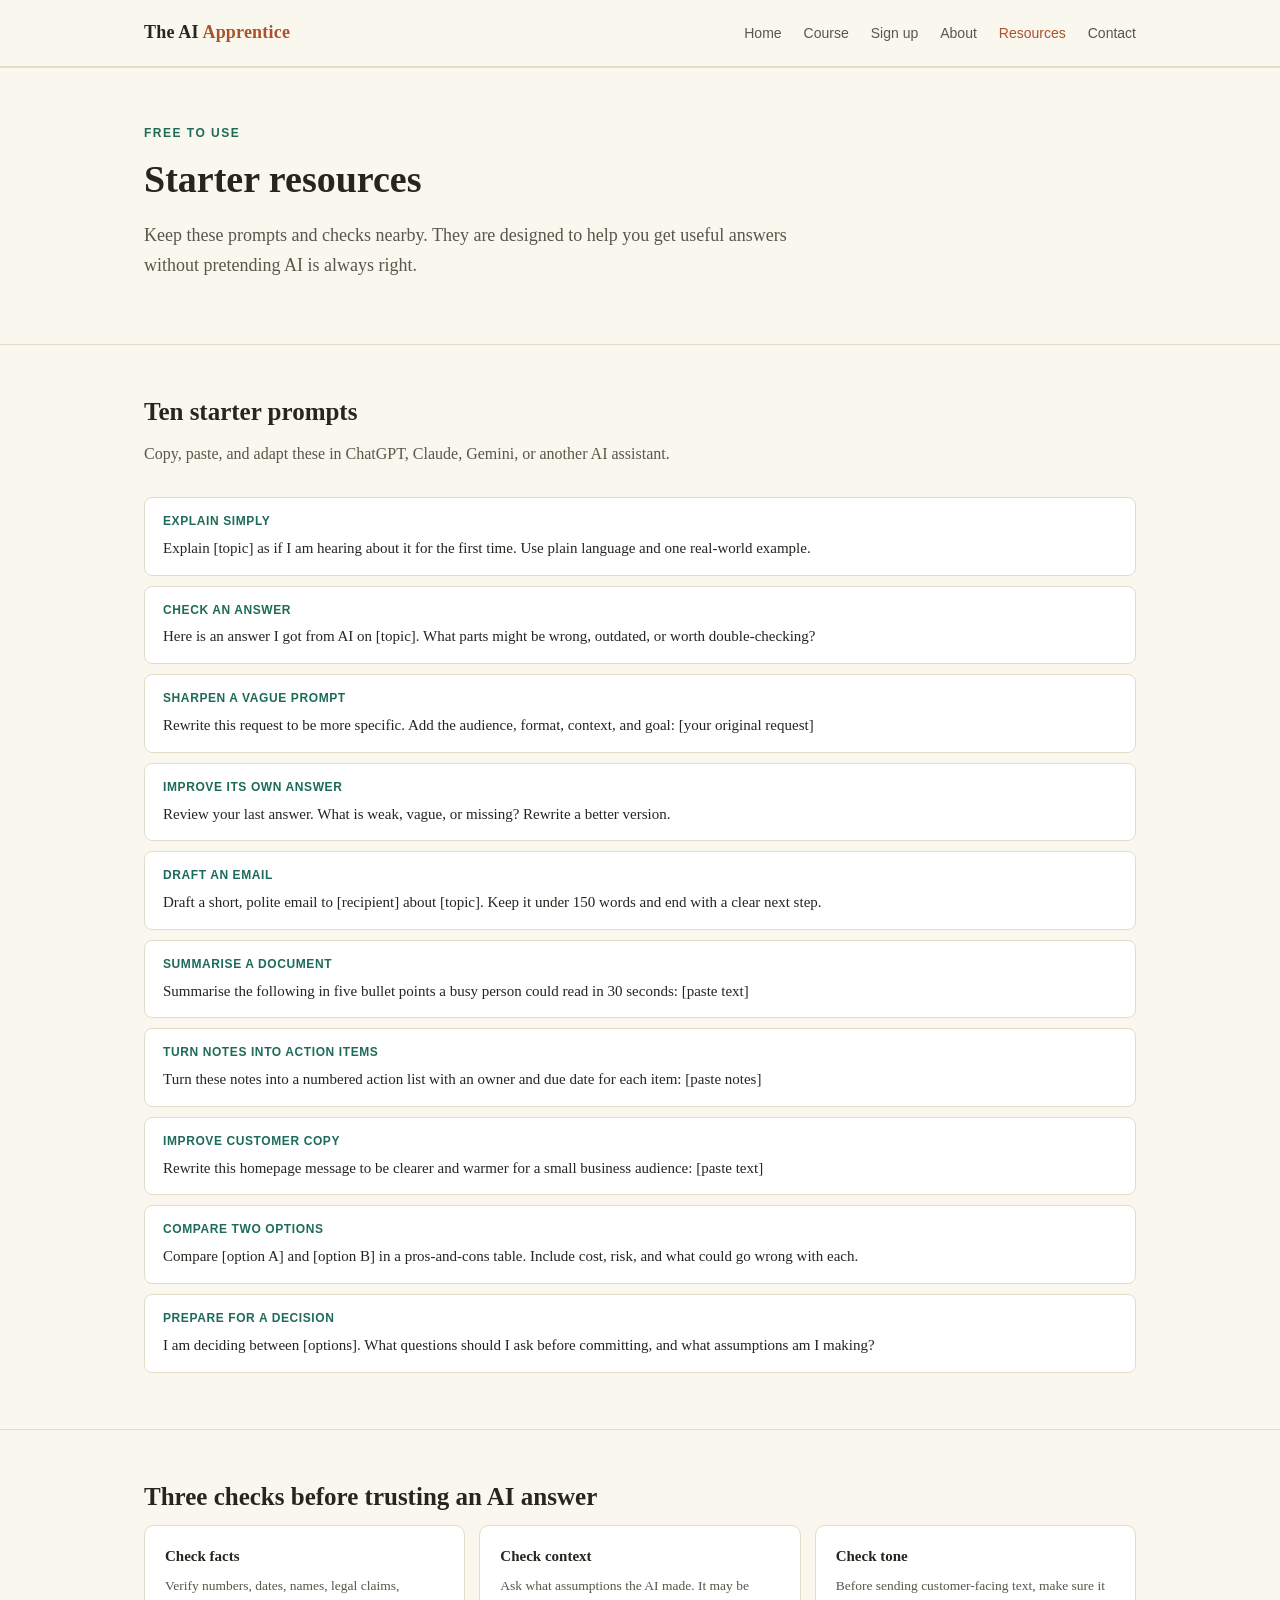
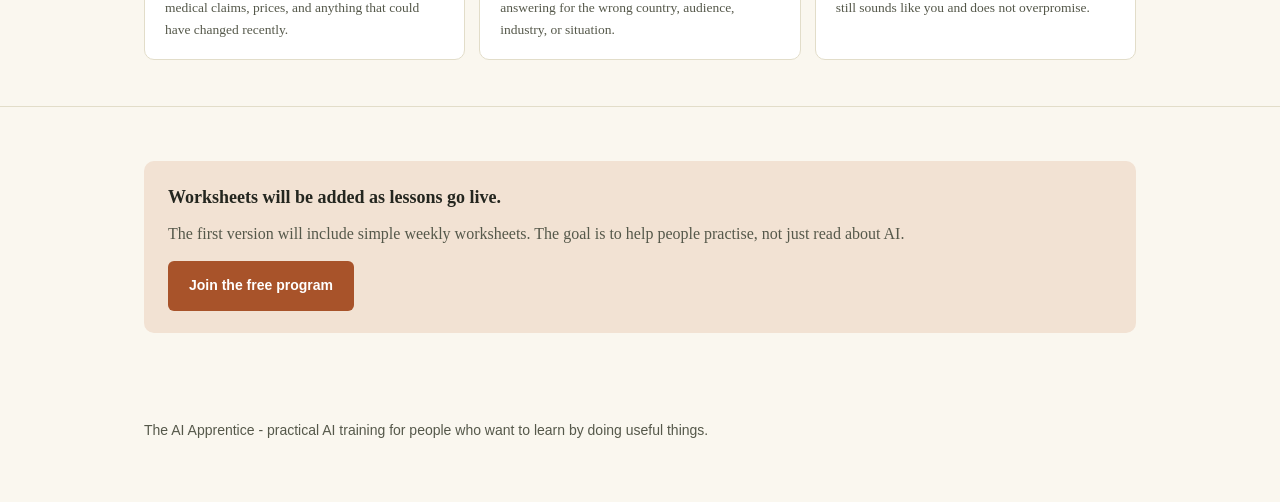
<file: resources.html>
<!DOCTYPE html>
<html lang="en">
<head>
<meta charset="UTF-8">
<meta name="viewport" content="width=device-width, initial-scale=1.0">
<title>Resources - The AI Apprentice</title>
<meta name="description" content="Starter prompts, safety checks, and worksheets for The AI Apprentice course.">
<link rel="stylesheet" href="styles.css">
</head>
<body>

<header class="site">
  <div class="wrap nav-wrap">
    <a class="brand" href="index.html">The AI <span>Apprentice</span></a>
    <nav>
      <a href="index.html">Home</a>
      <a href="course.html">Course</a>
      <a href="signup.html">Sign up</a>
      <a href="about.html">About</a>
      <a href="resources.html" class="active">Resources</a>
      <a href="contact.html">Contact</a>
    </nav>
  </div>
</header>

<main>
  <section class="hero">
    <div class="wrap">
      <div class="eyebrow">Free to use</div>
      <h1>Starter resources</h1>
      <p class="lede">
        Keep these prompts and checks nearby. They are designed to help you get useful
        answers without pretending AI is always right.
      </p>
    </div>
  </section>

  <section>
    <div class="wrap">
      <h2>Ten starter prompts</h2>
      <p class="section-intro">Copy, paste, and adapt these in ChatGPT, Claude, Gemini, or another AI assistant.</p>
      <ul class="prompt-list">
        <li><b>Explain simply</b><span>Explain [topic] as if I am hearing about it for the first time. Use plain language and one real-world example.</span></li>
        <li><b>Check an answer</b><span>Here is an answer I got from AI on [topic]. What parts might be wrong, outdated, or worth double-checking?</span></li>
        <li><b>Sharpen a vague prompt</b><span>Rewrite this request to be more specific. Add the audience, format, context, and goal: [your original request]</span></li>
        <li><b>Improve its own answer</b><span>Review your last answer. What is weak, vague, or missing? Rewrite a better version.</span></li>
        <li><b>Draft an email</b><span>Draft a short, polite email to [recipient] about [topic]. Keep it under 150 words and end with a clear next step.</span></li>
        <li><b>Summarise a document</b><span>Summarise the following in five bullet points a busy person could read in 30 seconds: [paste text]</span></li>
        <li><b>Turn notes into action items</b><span>Turn these notes into a numbered action list with an owner and due date for each item: [paste notes]</span></li>
        <li><b>Improve customer copy</b><span>Rewrite this homepage message to be clearer and warmer for a small business audience: [paste text]</span></li>
        <li><b>Compare two options</b><span>Compare [option A] and [option B] in a pros-and-cons table. Include cost, risk, and what could go wrong with each.</span></li>
        <li><b>Prepare for a decision</b><span>I am deciding between [options]. What questions should I ask before committing, and what assumptions am I making?</span></li>
      </ul>
    </div>
  </section>

  <section>
    <div class="wrap">
      <h2>Three checks before trusting an AI answer</h2>
      <div class="card-grid">
        <div class="card"><h4>Check facts</h4><p>Verify numbers, dates, names, legal claims, medical claims, prices, and anything that could have changed recently.</p></div>
        <div class="card"><h4>Check context</h4><p>Ask what assumptions the AI made. It may be answering for the wrong country, audience, industry, or situation.</p></div>
        <div class="card"><h4>Check tone</h4><p>Before sending customer-facing text, make sure it still sounds like you and does not overpromise.</p></div>
      </div>
    </div>
  </section>

  <section>
    <div class="wrap">
      <div class="callout">
        <h3>Worksheets will be added as lessons go live.</h3>
        <p>
          The first version will include simple weekly worksheets. The goal is to help
          people practise, not just read about AI.
        </p>
        <a class="btn btn-primary" href="signup.html">Join the free program</a>
      </div>
    </div>
  </section>
</main>

<footer>
  <div class="wrap">The AI Apprentice - practical AI training for people who want to learn by doing useful things.</div>
</footer>

</body>
</html>
</file>
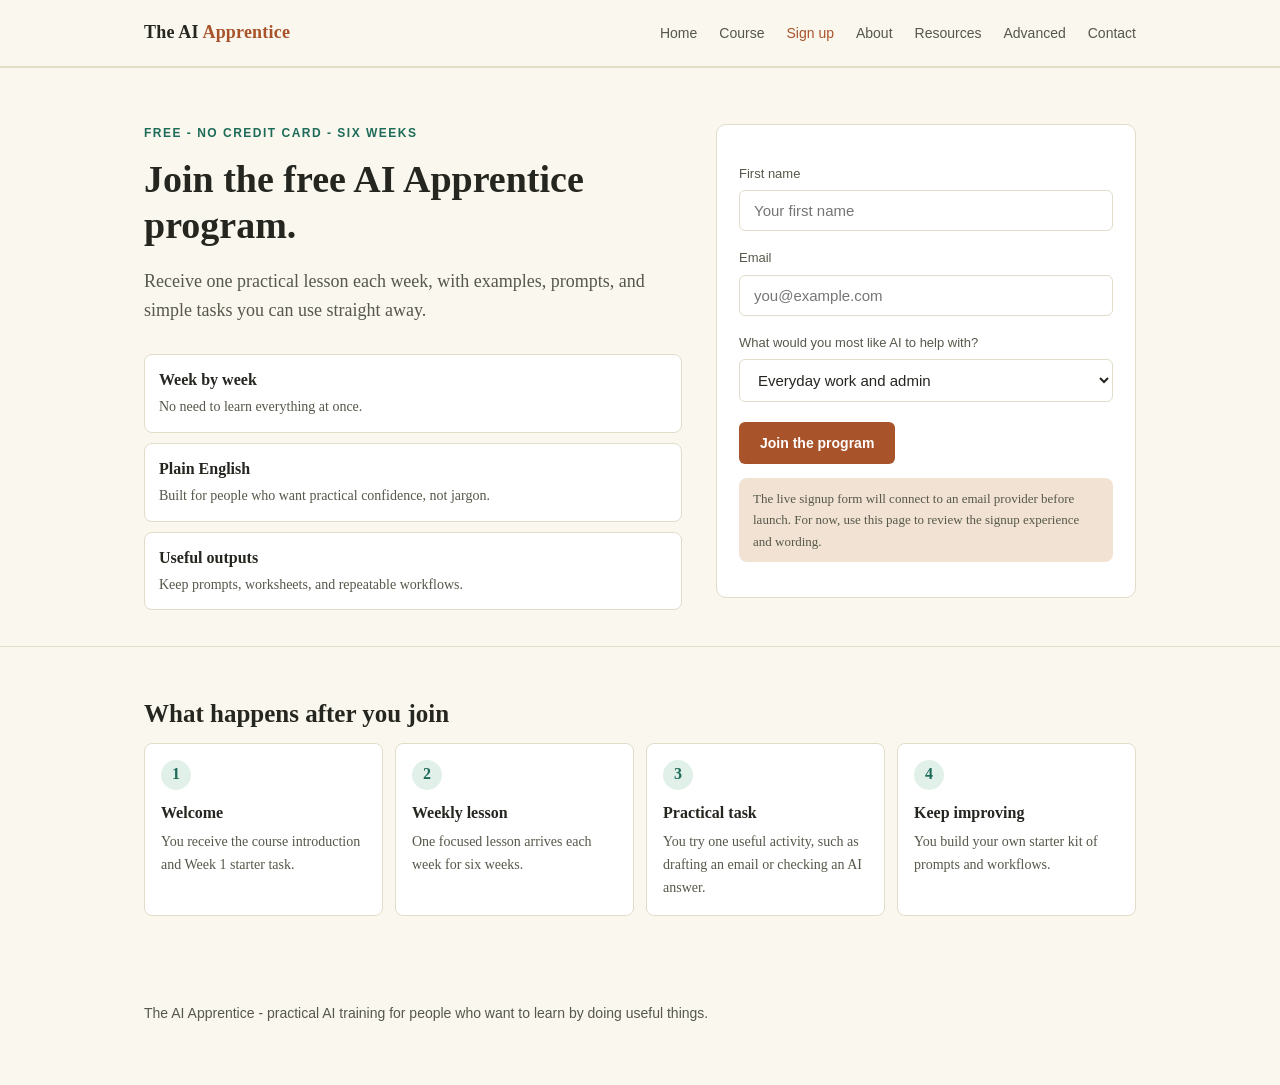
<file: signup.html>
<!DOCTYPE html>
<html lang="en">
<head>
<meta charset="UTF-8">
<meta name="viewport" content="width=device-width, initial-scale=1.0">
<title>Sign up - The AI Apprentice</title>
<meta name="description" content="Join the free six-week AI Apprentice program and receive one practical AI lesson each week.">
<link rel="stylesheet" href="styles.css">
</head>
<body>

<header class="site">
  <div class="wrap nav-wrap">
    <a class="brand" href="index.html">The AI <span>Apprentice</span></a>
    <nav>
      <a href="index.html">Home</a>
      <a href="course.html">Course</a>
      <a href="signup.html" class="active">Sign up</a>
      <a href="about.html">About</a>
      <a href="resources.html">Resources</a>
      <a href="advanced.html">Advanced</a>
      <a href="contact.html">Contact</a>
    </nav>
  </div>
</header>

<main>
  <section class="hero">
    <div class="wrap signup-layout">
      <div>
        <div class="eyebrow">Free - no credit card - six weeks</div>
        <h1>Join the free AI Apprentice program.</h1>
        <p class="lede">
          Receive one practical lesson each week, with examples, prompts, and simple tasks
          you can use straight away.
        </p>
        <div class="signup-benefits">
          <div><b>Week by week</b><span>No need to learn everything at once.</span></div>
          <div><b>Plain English</b><span>Built for people who want practical confidence, not jargon.</span></div>
          <div><b>Useful outputs</b><span>Keep prompts, worksheets, and repeatable workflows.</span></div>
        </div>
      </div>

      <form class="signup-form" onsubmit="return handleSignup(event)">
        <label for="name">First name</label>
        <input type="text" id="name" name="name" placeholder="Your first name">

        <label for="email">Email</label>
        <input type="email" id="email" name="email" placeholder="you@example.com" required>

        <label for="interest">What would you most like AI to help with?</label>
        <select id="interest" name="interest">
          <option>Everyday work and admin</option>
          <option>Small business marketing</option>
          <option>Websites and customer communication</option>
          <option>Research and decision-making</option>
          <option>I am not sure yet</option>
        </select>

        <button type="submit" class="btn btn-primary">Join the program</button>
        <p id="signup-note" class="form-note">
          The live signup form will connect to an email provider before launch. For now,
          use this page to review the signup experience and wording.
        </p>
      </form>
    </div>
  </section>

  <section>
    <div class="wrap">
      <h2>What happens after you join</h2>
      <div class="steps">
        <div><span>1</span><b>Welcome</b><p>You receive the course introduction and Week 1 starter task.</p></div>
        <div><span>2</span><b>Weekly lesson</b><p>One focused lesson arrives each week for six weeks.</p></div>
        <div><span>3</span><b>Practical task</b><p>You try one useful activity, such as drafting an email or checking an AI answer.</p></div>
        <div><span>4</span><b>Keep improving</b><p>You build your own starter kit of prompts and workflows.</p></div>
      </div>
    </div>
  </section>
</main>

<footer>
  <div class="wrap">The AI Apprentice - practical AI training for people who want to learn by doing useful things.</div>
</footer>

<script>
  function handleSignup(e) {
    e.preventDefault();
    var note = document.getElementById('signup-note');
    note.textContent = "Thank you. The form design is working. Connect an email provider before public launch so this signup is stored and followed up.";
    note.style.background = "#e1f0e9";
    return false;
  }
</script>

</body>
</html>
</file>
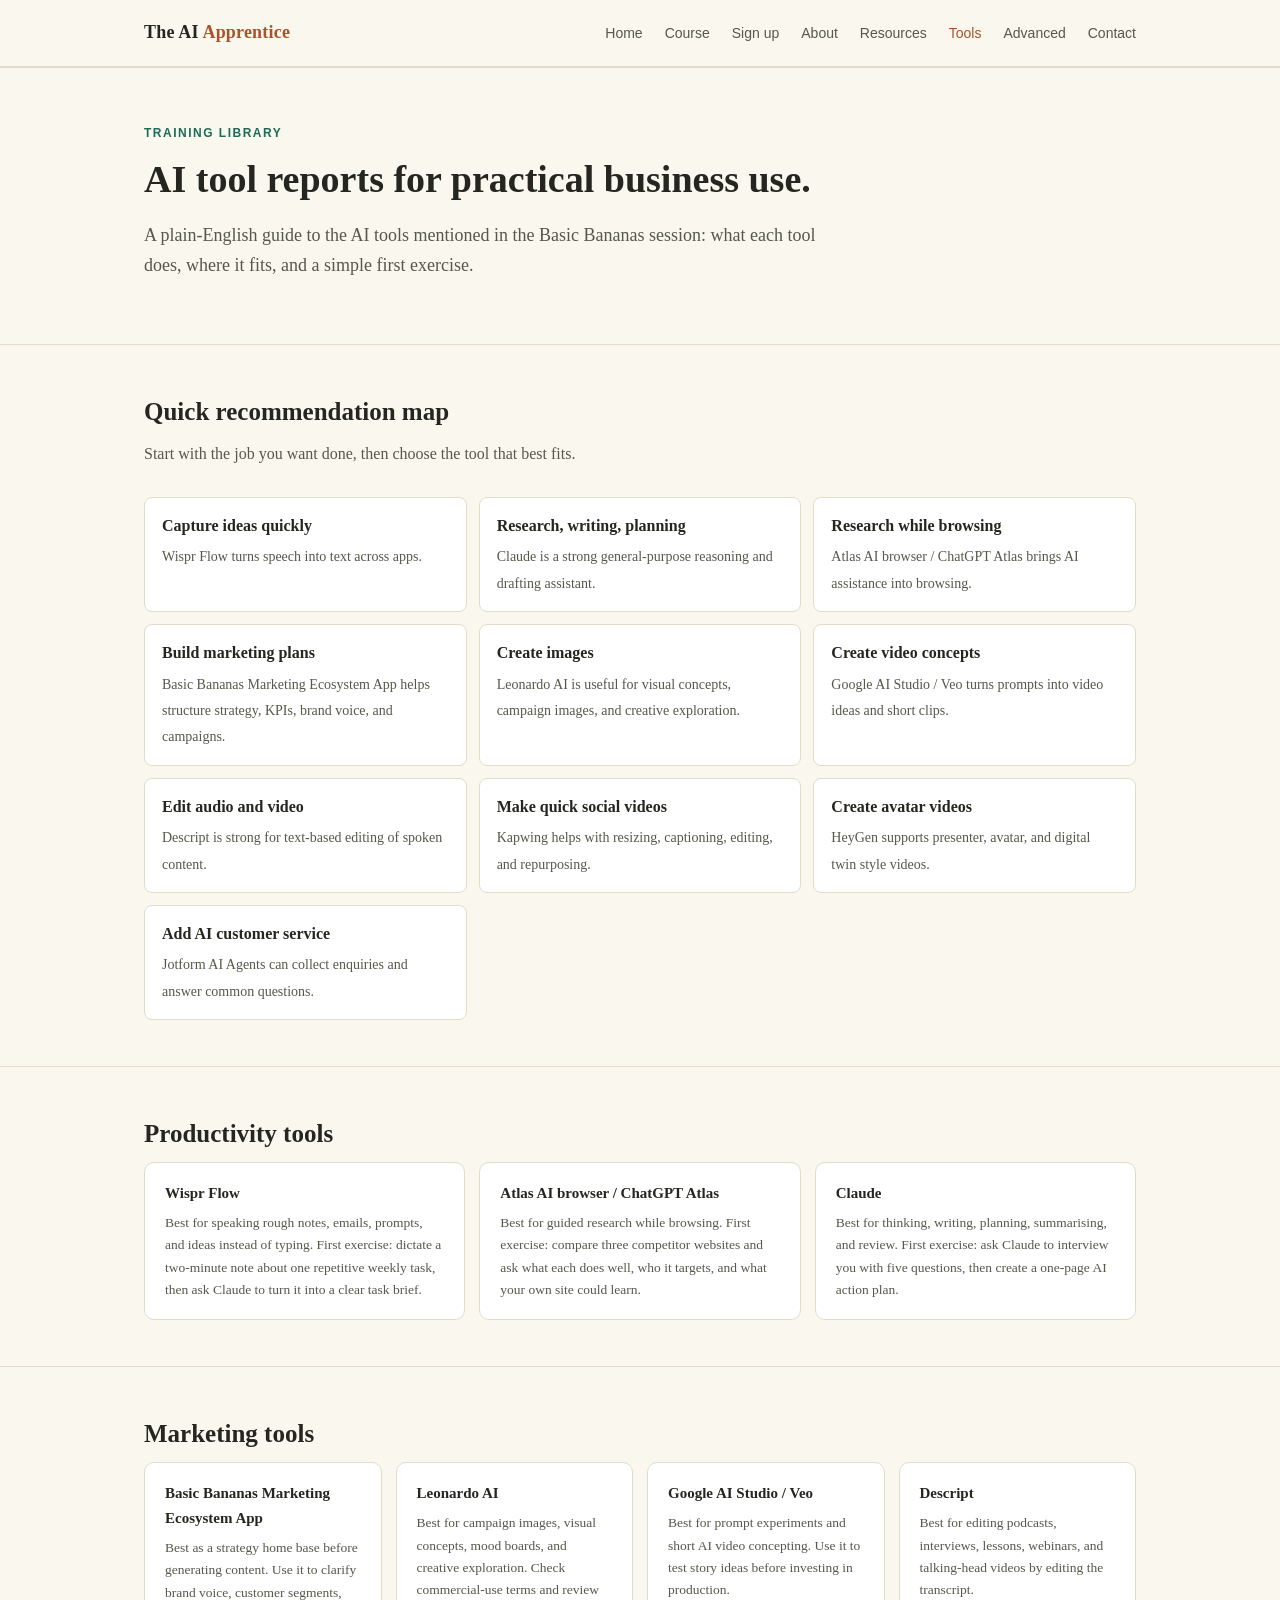
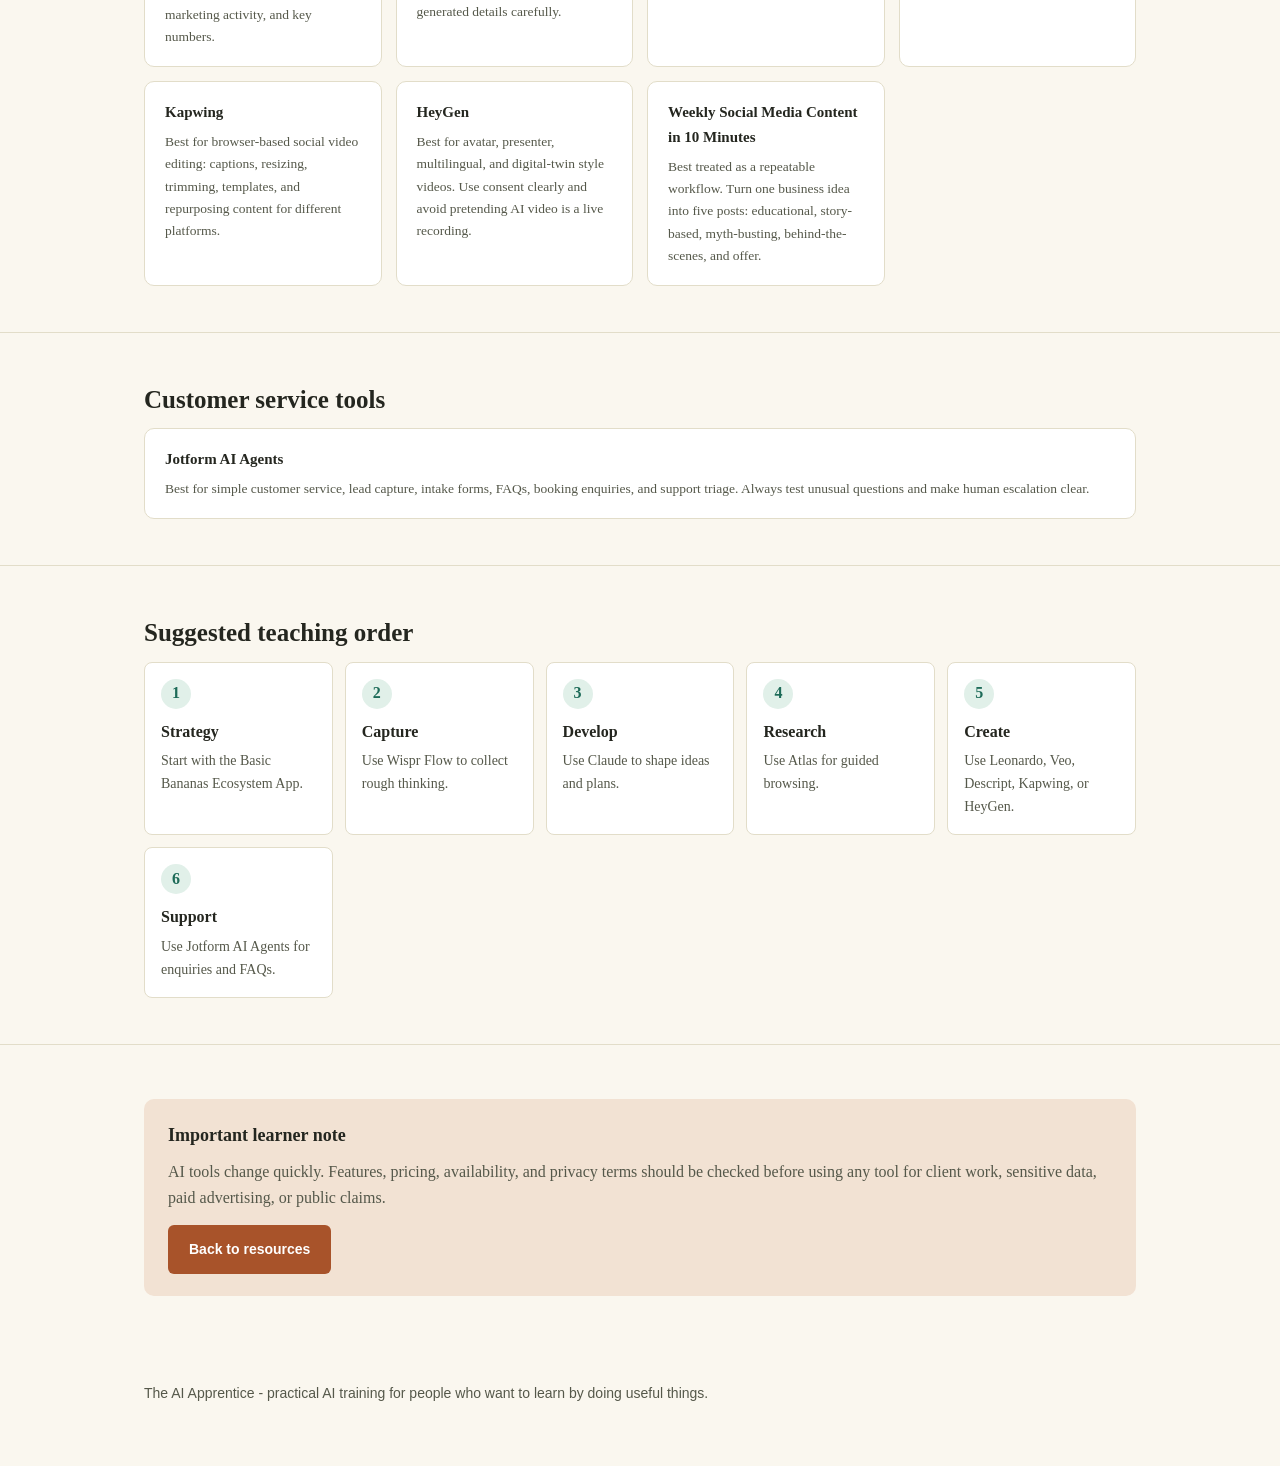
<file: training-library.html>
<!DOCTYPE html>
<html lang="en">
<head>
<meta charset="UTF-8">
<meta name="viewport" content="width=device-width, initial-scale=1.0">
<title>AI Tool Library - The AI Apprentice</title>
<meta name="description" content="Plain-English AI tool reports for The AI Apprentice training library.">
<link rel="stylesheet" href="styles.css">
</head>
<body>

<header class="site">
  <div class="wrap nav-wrap">
    <a class="brand" href="index.html">The AI <span>Apprentice</span></a>
    <nav>
      <a href="index.html">Home</a>
      <a href="course.html">Course</a>
      <a href="signup.html">Sign up</a>
      <a href="about.html">About</a>
      <a href="resources.html">Resources</a>
      <a href="training-library.html" class="active">Tools</a>
      <a href="advanced.html">Advanced</a>
      <a href="contact.html">Contact</a>
    </nav>
  </div>
</header>

<main>
  <section class="hero">
    <div class="wrap">
      <div class="eyebrow">Training library</div>
      <h1>AI tool reports for practical business use.</h1>
      <p class="lede">
        A plain-English guide to the AI tools mentioned in the Basic Bananas session:
        what each tool does, where it fits, and a simple first exercise.
      </p>
    </div>
  </section>

  <section>
    <div class="wrap">
      <h2>Quick recommendation map</h2>
      <p class="section-intro">Start with the job you want done, then choose the tool that best fits.</p>
      <div class="outcome-grid">
        <div class="outcome"><b>Capture ideas quickly</b><span>Wispr Flow turns speech into text across apps.</span></div>
        <div class="outcome"><b>Research, writing, planning</b><span>Claude is a strong general-purpose reasoning and drafting assistant.</span></div>
        <div class="outcome"><b>Research while browsing</b><span>Atlas AI browser / ChatGPT Atlas brings AI assistance into browsing.</span></div>
        <div class="outcome"><b>Build marketing plans</b><span>Basic Bananas Marketing Ecosystem App helps structure strategy, KPIs, brand voice, and campaigns.</span></div>
        <div class="outcome"><b>Create images</b><span>Leonardo AI is useful for visual concepts, campaign images, and creative exploration.</span></div>
        <div class="outcome"><b>Create video concepts</b><span>Google AI Studio / Veo turns prompts into video ideas and short clips.</span></div>
        <div class="outcome"><b>Edit audio and video</b><span>Descript is strong for text-based editing of spoken content.</span></div>
        <div class="outcome"><b>Make quick social videos</b><span>Kapwing helps with resizing, captioning, editing, and repurposing.</span></div>
        <div class="outcome"><b>Create avatar videos</b><span>HeyGen supports presenter, avatar, and digital twin style videos.</span></div>
        <div class="outcome"><b>Add AI customer service</b><span>Jotform AI Agents can collect enquiries and answer common questions.</span></div>
      </div>
    </div>
  </section>

  <section>
    <div class="wrap">
      <h2>Productivity tools</h2>
      <div class="card-grid">
        <div class="card">
          <h4>Wispr Flow</h4>
          <p>Best for speaking rough notes, emails, prompts, and ideas instead of typing. First exercise: dictate a two-minute note about one repetitive weekly task, then ask Claude to turn it into a clear task brief.</p>
        </div>
        <div class="card">
          <h4>Atlas AI browser / ChatGPT Atlas</h4>
          <p>Best for guided research while browsing. First exercise: compare three competitor websites and ask what each does well, who it targets, and what your own site could learn.</p>
        </div>
        <div class="card">
          <h4>Claude</h4>
          <p>Best for thinking, writing, planning, summarising, and review. First exercise: ask Claude to interview you with five questions, then create a one-page AI action plan.</p>
        </div>
      </div>
    </div>
  </section>

  <section>
    <div class="wrap">
      <h2>Marketing tools</h2>
      <div class="card-grid">
        <div class="card">
          <h4>Basic Bananas Marketing Ecosystem App</h4>
          <p>Best as a strategy home base before generating content. Use it to clarify brand voice, customer segments, marketing activity, and key numbers.</p>
        </div>
        <div class="card">
          <h4>Leonardo AI</h4>
          <p>Best for campaign images, visual concepts, mood boards, and creative exploration. Check commercial-use terms and review generated details carefully.</p>
        </div>
        <div class="card">
          <h4>Google AI Studio / Veo</h4>
          <p>Best for prompt experiments and short AI video concepting. Use it to test story ideas before investing in production.</p>
        </div>
        <div class="card">
          <h4>Descript</h4>
          <p>Best for editing podcasts, interviews, lessons, webinars, and talking-head videos by editing the transcript.</p>
        </div>
        <div class="card">
          <h4>Kapwing</h4>
          <p>Best for browser-based social video editing: captions, resizing, trimming, templates, and repurposing content for different platforms.</p>
        </div>
        <div class="card">
          <h4>HeyGen</h4>
          <p>Best for avatar, presenter, multilingual, and digital-twin style videos. Use consent clearly and avoid pretending AI video is a live recording.</p>
        </div>
        <div class="card">
          <h4>Weekly Social Media Content in 10 Minutes</h4>
          <p>Best treated as a repeatable workflow. Turn one business idea into five posts: educational, story-based, myth-busting, behind-the-scenes, and offer.</p>
        </div>
      </div>
    </div>
  </section>

  <section>
    <div class="wrap">
      <h2>Customer service tools</h2>
      <div class="card-grid">
        <div class="card">
          <h4>Jotform AI Agents</h4>
          <p>Best for simple customer service, lead capture, intake forms, FAQs, booking enquiries, and support triage. Always test unusual questions and make human escalation clear.</p>
        </div>
      </div>
    </div>
  </section>

  <section>
    <div class="wrap">
      <h2>Suggested teaching order</h2>
      <div class="steps">
        <div><span>1</span><b>Strategy</b><p>Start with the Basic Bananas Ecosystem App.</p></div>
        <div><span>2</span><b>Capture</b><p>Use Wispr Flow to collect rough thinking.</p></div>
        <div><span>3</span><b>Develop</b><p>Use Claude to shape ideas and plans.</p></div>
        <div><span>4</span><b>Research</b><p>Use Atlas for guided browsing.</p></div>
        <div><span>5</span><b>Create</b><p>Use Leonardo, Veo, Descript, Kapwing, or HeyGen.</p></div>
        <div><span>6</span><b>Support</b><p>Use Jotform AI Agents for enquiries and FAQs.</p></div>
      </div>
    </div>
  </section>

  <section>
    <div class="wrap">
      <div class="callout">
        <h3>Important learner note</h3>
        <p>
          AI tools change quickly. Features, pricing, availability, and privacy terms
          should be checked before using any tool for client work, sensitive data,
          paid advertising, or public claims.
        </p>
        <a class="btn btn-primary" href="resources.html">Back to resources</a>
      </div>
    </div>
  </section>
</main>

<footer>
  <div class="wrap">The AI Apprentice - practical AI training for people who want to learn by doing useful things.</div>
</footer>

</body>
</html>
</file>
<file: styles.css>
:root {
  --ink: #24261f;
  --ink-soft: #55584a;
  --paper: #faf7ef;
  --paper-raised: #ffffff;
  --line: #e2ddc9;
  --accent: #a8532a;
  --accent-soft: #f2e2d3;
  --teal: #1d6b58;
  --teal-soft: #e1f0e9;
}
* { box-sizing: border-box; }
body {
  margin: 0;
  background: var(--paper);
  color: var(--ink);
  font-family: -apple-system, BlinkMacSystemFont, "Segoe UI", Georgia, serif;
  line-height: 1.65;
}
.wrap { max-width: 1040px; margin: 0 auto; padding: 0 24px; }
.wrap > p, .wrap > .section-intro { max-width: 700px; }

header.site {
  border-bottom: 1px solid var(--line);
  padding: 18px 0;
  position: sticky;
  top: 0;
  background: rgba(250, 247, 239, 0.94);
  backdrop-filter: blur(4px);
  z-index: 10;
}
header.site .wrap { display: flex; align-items: center; justify-content: space-between; flex-wrap: wrap; gap: 10px; }
.brand { font-weight: 700; font-size: 18px; letter-spacing: 0.2px; color: var(--ink); text-decoration: none; }
.brand span { color: var(--accent); }
nav a {
  color: var(--ink-soft);
  text-decoration: none;
  font-size: 14px;
  margin-left: 18px;
  font-family: -apple-system, BlinkMacSystemFont, "Segoe UI", sans-serif;
}
nav a:hover, nav a.active { color: var(--accent); }

.hero { padding: 56px 0 36px; }
.hero-split { padding: 58px 0 44px; border-top: none; }
.hero-grid {
  display: grid;
  grid-template-columns: minmax(0, 0.9fr) minmax(320px, 1.1fr);
  gap: 38px;
  align-items: center;
}
.hero-copy { max-width: 560px; }
.hero-media img {
  width: 100%;
  display: block;
  border-radius: 10px;
  border: 1px solid var(--line);
  aspect-ratio: 16 / 10;
  object-fit: cover;
}
.eyebrow {
  font-family: -apple-system, BlinkMacSystemFont, "Segoe UI", sans-serif;
  text-transform: uppercase;
  letter-spacing: 1.5px;
  font-size: 12px;
  color: var(--teal);
  font-weight: 600;
  margin-bottom: 14px;
}
h1 { font-size: 38px; line-height: 1.2; margin: 0 0 18px; }
.lede { font-size: 18px; color: var(--ink-soft); max-width: 620px; margin: 0 0 28px; }
.cta-row { display: flex; gap: 12px; flex-wrap: wrap; }
.btn {
  font-family: -apple-system, BlinkMacSystemFont, "Segoe UI", sans-serif;
  display: inline-block;
  padding: 12px 20px;
  border-radius: 6px;
  text-decoration: none;
  font-size: 14px;
  font-weight: 600;
  border: 1px solid transparent;
  cursor: pointer;
}
.btn-primary { background: var(--accent); color: #fff; }
.btn-ghost { border: 1px solid var(--line); color: var(--ink); background: transparent; }
.hero-points {
  display: flex;
  flex-wrap: wrap;
  gap: 8px;
  margin-top: 18px;
}
.hero-points span {
  font-family: -apple-system, BlinkMacSystemFont, "Segoe UI", sans-serif;
  font-size: 13px;
  border: 1px solid var(--line);
  background: var(--paper-raised);
  border-radius: 999px;
  padding: 6px 10px;
  color: var(--ink-soft);
}

section { padding: 46px 0; border-top: 1px solid var(--line); }
h2 { font-size: 25px; margin: 0 0 8px; }
.section-intro { color: var(--ink-soft); margin: 0 0 30px; max-width: 600px; }

.week {
  background: var(--paper-raised);
  border: 1px solid var(--line);
  border-radius: 10px;
  margin-bottom: 14px;
  overflow: hidden;
}
.week summary {
  cursor: pointer;
  list-style: none;
  padding: 18px 22px;
  display: flex;
  align-items: center;
  justify-content: space-between;
  font-family: -apple-system, BlinkMacSystemFont, "Segoe UI", sans-serif;
}
.week summary::-webkit-details-marker { display: none; }
.week-title { display: flex; align-items: center; gap: 14px; }
.week-num {
  background: var(--accent-soft);
  color: var(--accent);
  font-weight: 700;
  font-size: 13px;
  width: 30px; height: 30px;
  border-radius: 50%;
  display: flex; align-items: center; justify-content: center;
  flex-shrink: 0;
}
.week-title strong { font-size: 16px; }
.chevron { color: var(--ink-soft); font-size: 13px; transition: transform 0.15s; }
.week[open] .chevron { transform: rotate(90deg); }
.week-body { padding: 0 22px 22px 66px; }
.week-body h4 {
  font-family: -apple-system, BlinkMacSystemFont, "Segoe UI", sans-serif;
  font-size: 12px;
  text-transform: uppercase;
  letter-spacing: 0.8px;
  color: var(--ink-soft);
  margin: 16px 0 6px;
}
.week-body p, .week-body li { margin: 0 0 4px; font-size: 15px; }
.week-body ul { margin: 0 0 8px; padding-left: 20px; }
.project-box {
  background: var(--teal-soft);
  border-radius: 8px;
  padding: 12px 16px;
  margin-top: 14px;
  font-size: 14.5px;
}
.project-box b { color: var(--teal); }

.example-box {
  background: var(--accent-soft);
  border-radius: 8px;
  padding: 12px 16px;
  margin-top: 14px;
  font-size: 14.5px;
}
.example-box b { color: var(--accent); display: block; margin-bottom: 4px; }
.example-box .before { color: var(--ink-soft); }
.example-box .after { margin-top: 8px; }
.example-box hr { border: none; border-top: 1px dashed var(--line); margin: 10px 0; }

.worksheet-box {
  background: var(--paper-raised);
  border: 1px dashed var(--line);
  border-radius: 8px;
  padding: 12px 16px;
  margin-top: 14px;
  font-size: 14.5px;
}
.worksheet-box b { color: var(--teal); display: block; margin-bottom: 6px; }
.worksheet-box ol { margin: 0; padding-left: 20px; }
.worksheet-box li { margin-bottom: 6px; }

.code-block {
  background: #f1efe8;
  border: 1px solid var(--line);
  border-radius: 6px;
  padding: 10px 14px;
  font-family: ui-monospace, SFMono-Regular, Menlo, Consolas, monospace;
  font-size: 12.5px;
  white-space: pre-wrap;
  margin: 8px 0;
  color: var(--ink);
  overflow-x: auto;
}

.callout {
  background: var(--accent-soft);
  border-radius: 10px;
  padding: 22px 24px;
  margin-top: 8px;
}
.callout h3 { margin: 0 0 8px; font-size: 18px; }
.callout p { margin: 0 0 14px; color: var(--ink-soft); }
.callout a.btn-primary { display: inline-block; }

.card-grid { display: grid; grid-template-columns: repeat(auto-fit, minmax(200px, 1fr)); gap: 14px; }
.card {
  background: var(--paper-raised);
  border: 1px solid var(--line);
  border-radius: 10px;
  padding: 18px 20px;
}
.card .week-num { margin-bottom: 10px; }
.card h4 { margin: 0 0 6px; font-size: 15px; }
.card p { margin: 0; font-size: 13.5px; color: var(--ink-soft); }

.outcome-grid {
  display: grid;
  grid-template-columns: repeat(auto-fit, minmax(260px, 1fr));
  gap: 12px;
}
.outcome {
  background: var(--paper-raised);
  border: 1px solid var(--line);
  border-radius: 8px;
  padding: 15px 17px;
}
.outcome b {
  display: block;
  margin-bottom: 4px;
  color: var(--ink);
}
.outcome span {
  color: var(--ink-soft);
  font-size: 14px;
}

.steps {
  display: grid;
  grid-template-columns: repeat(auto-fit, minmax(180px, 1fr));
  gap: 12px;
}
.steps div {
  background: var(--paper-raised);
  border: 1px solid var(--line);
  border-radius: 8px;
  padding: 16px;
}
.steps span {
  display: inline-flex;
  width: 30px;
  height: 30px;
  align-items: center;
  justify-content: center;
  border-radius: 50%;
  background: var(--teal-soft);
  color: var(--teal);
  font-weight: 700;
  margin-bottom: 10px;
}
.steps b { display: block; margin-bottom: 4px; }
.steps p { margin: 0; color: var(--ink-soft); font-size: 14px; }

.story-panel {
  display: grid;
  grid-template-columns: minmax(0, 1.2fr) minmax(260px, 0.8fr);
  gap: 24px;
  align-items: start;
}
.proof-box, .note-panel, .contact-card {
  background: var(--paper-raised);
  border: 1px solid var(--line);
  border-radius: 10px;
  padding: 20px 22px;
}
.proof-box b { color: var(--teal); display: block; margin-bottom: 8px; }
.proof-box p, .note-panel p, .contact-card p { margin: 0 0 10px; color: var(--ink-soft); }
.note-panel { margin-top: 22px; }
.note-panel h3, .contact-card h3 { margin: 0 0 8px; }
.final-cta { margin-top: 0; }
.section-action { margin-top: 18px; }

.milestone-grid {
  display: grid;
  grid-template-columns: repeat(auto-fit, minmax(220px, 1fr));
  gap: 14px;
}
.milestone-grid article {
  background: var(--paper-raised);
  border: 1px solid var(--line);
  border-radius: 10px;
  padding: 18px 20px;
}
.milestone-grid article span {
  display: inline-block;
  font-family: -apple-system, BlinkMacSystemFont, "Segoe UI", sans-serif;
  font-size: 12px;
  text-transform: uppercase;
  letter-spacing: 0.7px;
  color: var(--teal);
  font-weight: 700;
  margin-bottom: 8px;
}
.milestone-grid article h3 {
  margin: 0 0 6px;
  font-size: 18px;
}
.milestone-grid article p {
  margin: 0;
  color: var(--ink-soft);
  font-size: 14px;
}

.journal-entry { border-bottom: 1px solid var(--line); padding: 26px 0; }
.journal-entry:last-child { border-bottom: none; }
.journal-date {
  font-family: -apple-system, BlinkMacSystemFont, "Segoe UI", sans-serif;
  font-size: 12.5px; color: var(--teal); font-weight: 600; letter-spacing: 0.3px; text-transform: uppercase;
}
.journal-entry h3 { margin: 6px 0 8px; font-size: 20px; }
.journal-entry p { margin: 0 0 10px; color: var(--ink-soft); }
.journal-empty { color: var(--ink-soft); font-style: italic; padding: 12px 0; }

.prompt-list { list-style: none; margin: 0; padding: 0; }
.prompt-list li {
  background: var(--paper-raised);
  border: 1px solid var(--line);
  border-radius: 8px;
  padding: 14px 18px;
  margin-bottom: 10px;
  font-size: 15px;
}
.prompt-list li b { display: block; font-size: 12px; text-transform: uppercase; letter-spacing: 0.6px; color: var(--teal); margin-bottom: 4px; font-family: -apple-system, BlinkMacSystemFont, "Segoe UI", sans-serif; }
.prompt-list li span { display: block; color: var(--ink); }

form.signup-form { max-width: 420px; }
form.signup-form label {
  display: block; font-size: 13px; color: var(--ink-soft); margin: 16px 0 6px;
  font-family: -apple-system, BlinkMacSystemFont, "Segoe UI", sans-serif;
}
form.signup-form input {
  width: 100%; padding: 11px 14px; border-radius: 6px; border: 1px solid var(--line);
  font-size: 15px; background: var(--paper-raised); color: var(--ink);
}
form.signup-form select {
  width: 100%; padding: 11px 14px; border-radius: 6px; border: 1px solid var(--line);
  font-size: 15px; background: var(--paper-raised); color: var(--ink);
}
form.signup-form button { margin-top: 20px; }
.form-note {
  font-size: 13px; color: var(--ink-soft); margin-top: 14px;
  background: var(--accent-soft); padding: 10px 14px; border-radius: 8px;
}

.signup-layout, .contact-layout {
  display: grid;
  grid-template-columns: minmax(0, 1fr) minmax(320px, 420px);
  gap: 34px;
  align-items: start;
}
.signup-form {
  background: var(--paper-raised);
  border: 1px solid var(--line);
  border-radius: 10px;
  padding: 22px;
}
.signup-benefits {
  display: grid;
  gap: 10px;
  margin-top: 24px;
}
.signup-benefits div {
  background: var(--paper-raised);
  border: 1px solid var(--line);
  border-radius: 8px;
  padding: 12px 14px;
}
.signup-benefits b { display: block; }
.signup-benefits span { color: var(--ink-soft); font-size: 14px; }

footer {
  padding: 40px 0 60px;
  color: var(--ink-soft);
  font-size: 14px;
  font-family: -apple-system, BlinkMacSystemFont, "Segoe UI", sans-serif;
}
footer a { color: var(--accent); }

@media (max-width: 600px) {
  h1 { font-size: 28px; }
  .week-body { padding-left: 22px; }
  nav a { margin-left: 12px; font-size: 13px; }
}

@media (max-width: 820px) {
  .hero-grid, .story-panel, .signup-layout, .contact-layout {
    grid-template-columns: 1fr;
  }
  .hero-split { padding-top: 34px; }
}
</file>
